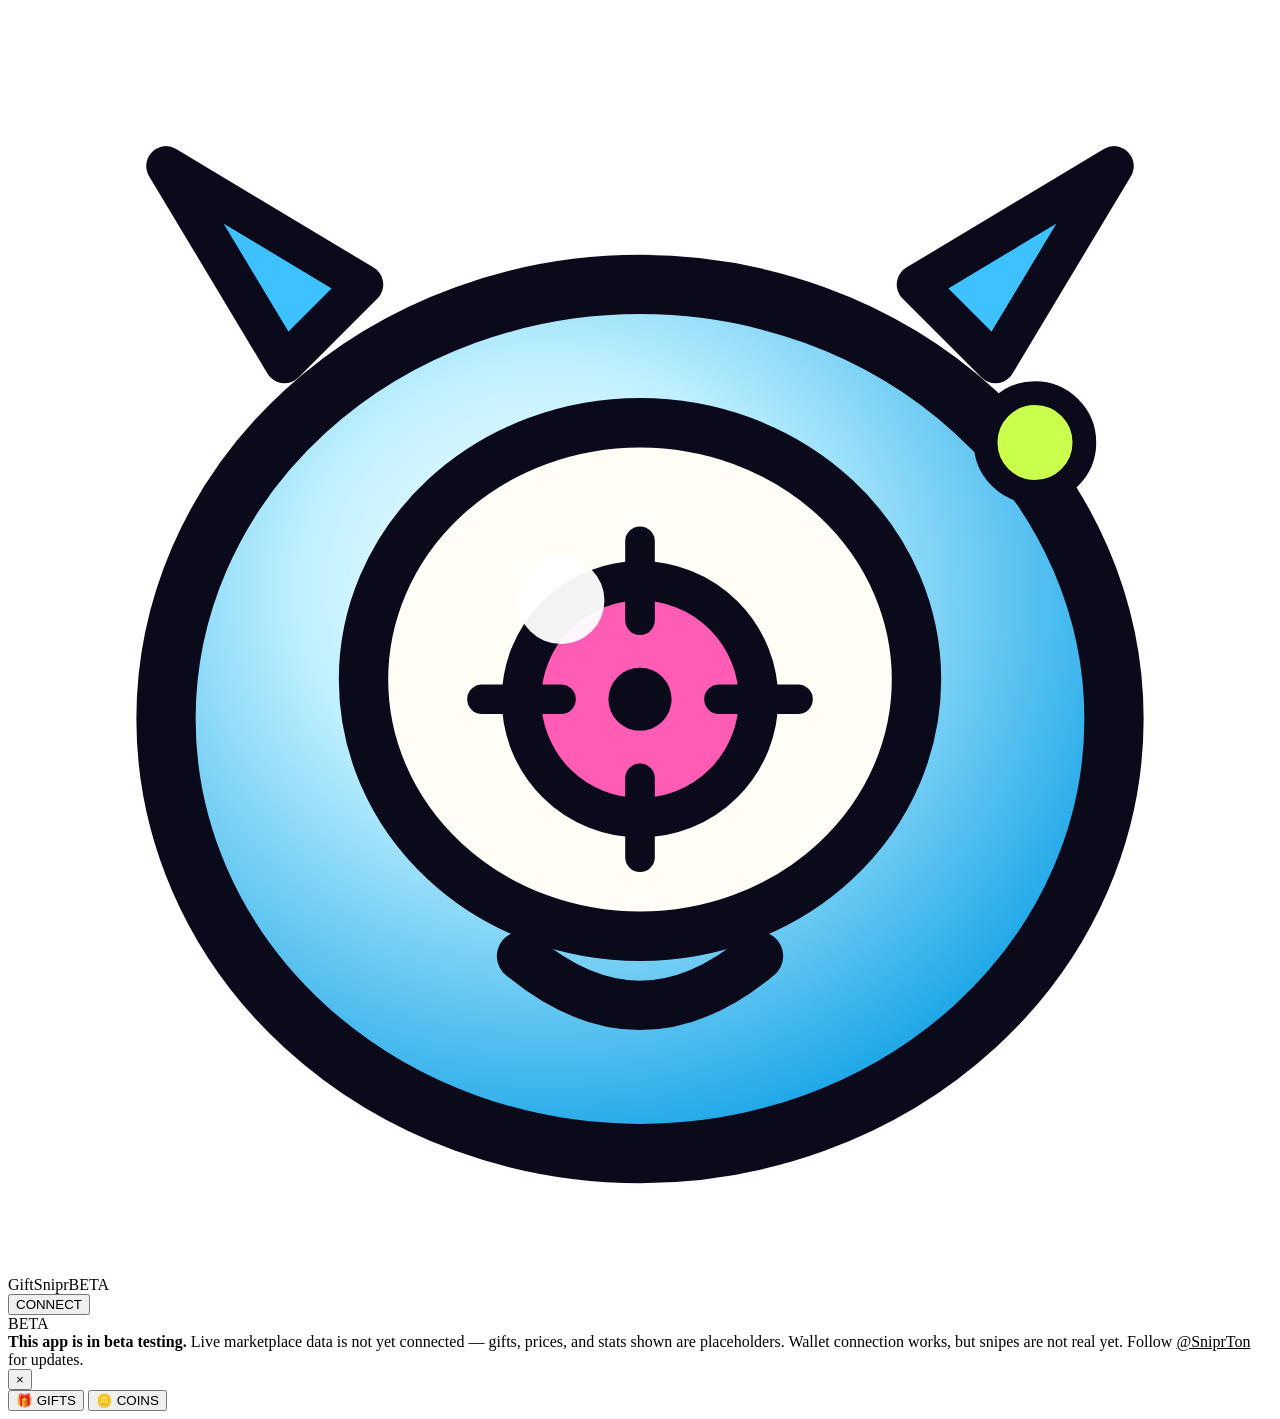
<file: index.html>
<!doctype html>
<html lang="en">
<head>
<meta charset="UTF-8" />
<meta name="viewport" content="width=device-width, initial-scale=1.0, maximum-scale=1.0, user-scalable=no, viewport-fit=cover" />
<meta name="theme-color" content="#3ec1ff" />
<meta name="apple-mobile-web-app-capable" content="yes" />
<meta name="apple-mobile-web-app-status-bar-style" content="black-translucent" />
<meta name="apple-mobile-web-app-title" content="GiftSnipr" />
<title>GiftSnipr — snipe Telegram gifts and TON memecoins before the floor moves</title>
<link rel="preconnect" href="https://fonts.googleapis.com" />
<link rel="preconnect" href="https://fonts.gstatic.com" crossorigin />
<link href="https://fonts.googleapis.com/css2?family=Sniglet:wght@800&family=Fredoka:wght@600;700&family=DM+Mono:wght@400;500&family=Nunito:wght@600;800&display=swap" rel="stylesheet" />
<link rel="icon" type="image/svg+xml" href="data:image/svg+xml;utf8,<svg xmlns='http://www.w3.org/2000/svg' viewBox='0 0 64 64'><circle cx='32' cy='32' r='28' fill='%233ec1ff' stroke='%230a0a1a' stroke-width='3'/><circle cx='32' cy='34' r='14' fill='%23ffffff' stroke='%230a0a1a' stroke-width='2'/><circle cx='32' cy='34' r='6' fill='%23ff4ec1' stroke='%230a0a1a' stroke-width='1.5'/><circle cx='32' cy='34' r='2' fill='%230a0a1a'/></svg>" />
</head>
<body>
  <!--
    GLOBAL HEADER — sits above everything. The single CONNECT/wallet pill
    here is the only wallet button for the entire app. Both GIFTS and
    COINS tabs share this header — no per-tab connect buttons.
  -->
  <header class="topbar" id="globalTopbar">
    <div class="brand">
      <svg class="brand-mark" viewBox="0 0 64 64" xmlns="http://www.w3.org/2000/svg" aria-label="Snipr">
        <defs>
          <radialGradient id="body-grad" cx="40%" cy="35%" r="65%">
            <stop offset="0%" stop-color="#ffffff"/>
            <stop offset="40%" stop-color="#bff0ff"/>
            <stop offset="100%" stop-color="#1ea7e8"/>
          </radialGradient>
        </defs>
        <path d="M 14 18 L 8 8 L 18 14 Z" fill="#3ec1ff" stroke="#0a0a1a" stroke-width="2" stroke-linejoin="round"/>
        <path d="M 50 18 L 56 8 L 46 14 Z" fill="#3ec1ff" stroke="#0a0a1a" stroke-width="2" stroke-linejoin="round"/>
        <ellipse cx="32" cy="36" rx="24" ry="22" fill="url(#body-grad)" stroke="#0a0a1a" stroke-width="3"/>
        <ellipse cx="32" cy="34" rx="14" ry="13" fill="#fffdf5" stroke="#0a0a1a" stroke-width="2.5"/>
        <circle cx="32" cy="35" r="6" fill="#ff5cb6" stroke="#0a0a1a" stroke-width="2"/>
        <line x1="32" y1="27" x2="32" y2="31" stroke="#0a0a1a" stroke-width="1.5" stroke-linecap="round"/>
        <line x1="32" y1="39" x2="32" y2="43" stroke="#0a0a1a" stroke-width="1.5" stroke-linecap="round"/>
        <line x1="24" y1="35" x2="28" y2="35" stroke="#0a0a1a" stroke-width="1.5" stroke-linecap="round"/>
        <line x1="36" y1="35" x2="40" y2="35" stroke="#0a0a1a" stroke-width="1.5" stroke-linecap="round"/>
        <circle cx="32" cy="35" r="1.6" fill="#0a0a1a"/>
        <circle cx="28" cy="30" r="2.2" fill="#fff" opacity="0.95"/>
        <path d="M 26 48 Q 32 53 38 48" fill="none" stroke="#0a0a1a" stroke-width="2.5" stroke-linecap="round"/>
        <circle cx="52" cy="22" r="2.5" fill="#caff4d" stroke="#0a0a1a" stroke-width="1.2"/>
      </svg>
      <div class="brand-text">
        <span class="a">Gift</span><span class="b">Sn</span><span class="c">ipr</span><span class="beta-pill">BETA</span>
      </div>
    </div>
    <button class="user-pill" id="userPill">
      <span>CONNECT</span>
    </button>
  </header>

  <!-- BETA DISCLAIMER — dismissible per session. Below header, above tabs. -->
  <div class="beta-banner" id="betaBanner">
    <span class="beta-tag">BETA</span>
    <div class="beta-text">
      <b>This app is in beta testing.</b> Live marketplace data is not yet connected — gifts, prices, and stats shown are placeholders. Wallet connection works, but snipes are not real yet. Follow <a href="https://t.me/SniprTon" style="color:var(--lime);text-decoration:underline">@SniprTon</a> for updates.
    </div>
    <button class="beta-close" id="betaBannerClose" aria-label="Dismiss">×</button>
  </div>

  <!-- GIFTS/COINS mode toggle — below header and BETA banner. -->
  <div class="mode-toggle" id="modeToggle">
    <button class="mode-btn active" data-mode="gifts">🎁 GIFTS</button>
    <button class="mode-btn" data-mode="coins">🪙 COINS</button>
  </div>

  <!-- GIFTS mode: populated at runtime from src/gifts/body.html -->
  <div id="modeGifts" class="mode-pane mode-pane-active"></div>

  <!-- COINS mode: populated at runtime from src/coins/body.html -->
  <div id="modeCoins" class="mode-pane"></div>

  <!--
    TON Connect widget root.
    MUST live OUTSIDE any mode-pane: panes use display:none when inactive,
    which would hide the modal AND lock body scroll without showing
    anything (the freeze bug from v0.3 launch).
  -->
  <div id="tc-widget-root"></div>

  <script type="module" src="/src/main.js"></script>
</body>
</html>
</file>
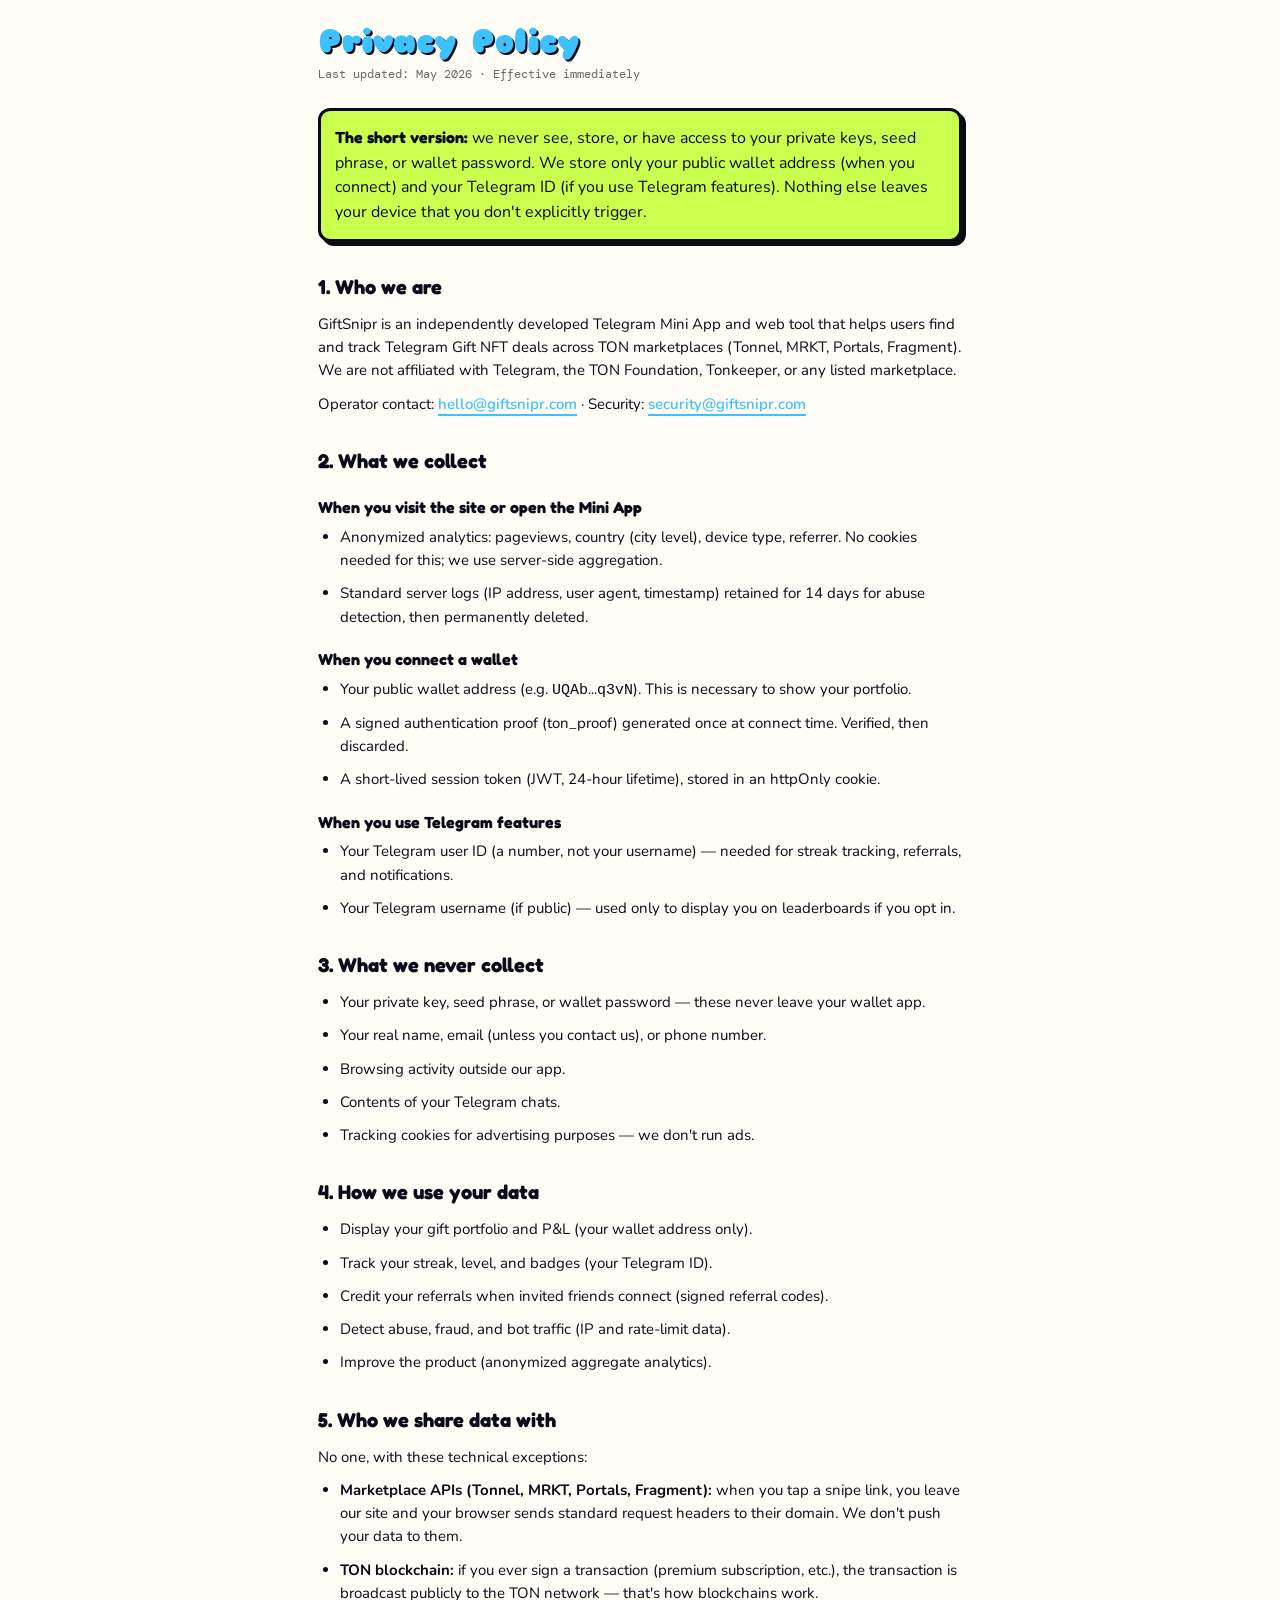
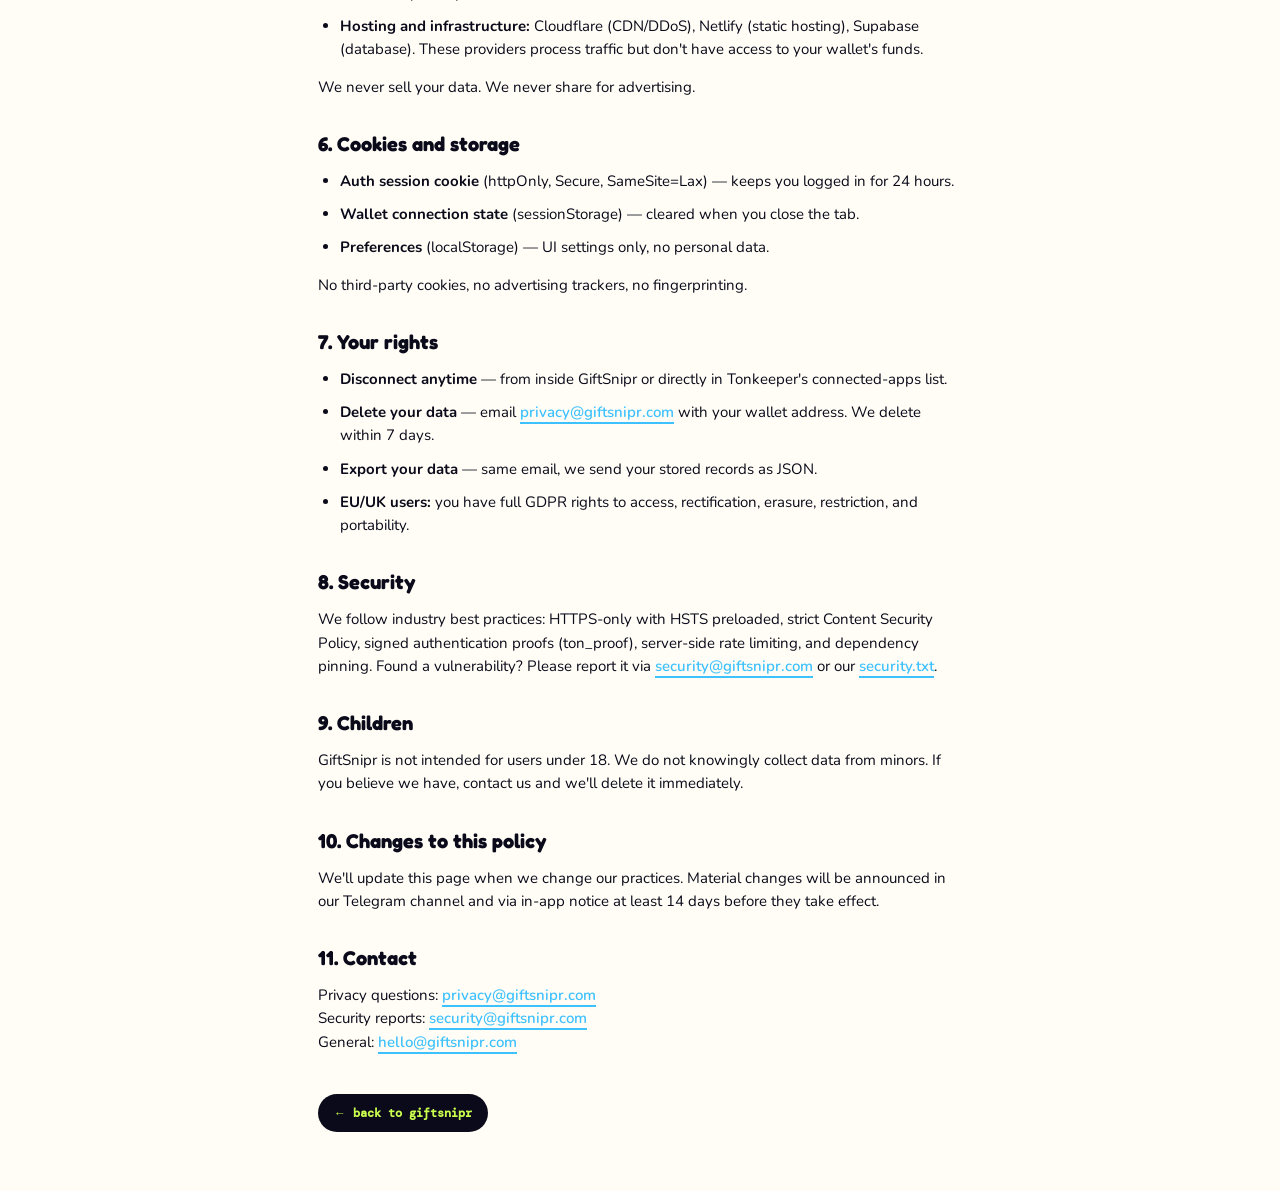
<file: public/privacy.html>
<!doctype html>
<html lang="en">
<head>
<meta charset="UTF-8" />
<meta name="viewport" content="width=device-width, initial-scale=1.0" />
<title>Privacy Policy — GiftSnipr</title>
<link href="https://fonts.googleapis.com/css2?family=Sniglet:wght@800&family=Fredoka:wght@600;700&family=DM+Mono&family=Nunito:wght@400;600&display=swap" rel="stylesheet" />
<style>
  :root{--ink:#0a0a1a;--cream:#fffdf5;--sky:#3ec1ff;--lime:#caff4d;--hot:#ff5cb6}
  *{box-sizing:border-box;margin:0;padding:0}
  body{font-family:'Nunito',system-ui,sans-serif;background:var(--cream);color:var(--ink);line-height:1.55;padding:24px 18px 60px;max-width:680px;margin:0 auto}
  h1{font-family:'Sniglet';font-size:32px;color:var(--sky);text-shadow:2px 2px 0 var(--ink);margin-bottom:6px;line-height:1.1}
  h2{font-family:'Fredoka';font-weight:700;font-size:20px;margin-top:30px;margin-bottom:10px;color:var(--ink)}
  h3{font-family:'Fredoka';font-weight:700;font-size:16px;margin-top:18px;margin-bottom:6px}
  p,li{font-size:15px;margin-bottom:10px}
  ul{padding-left:22px;margin-bottom:14px}
  .meta{font-family:'DM Mono';font-size:12px;color:#666;margin-bottom:24px}
  .callout{background:var(--lime);border:3px solid var(--ink);border-radius:12px;padding:14px;margin:20px 0;box-shadow:4px 4px 0 var(--ink)}
  .callout strong{font-family:'Fredoka';font-weight:700}
  a{color:var(--sky);font-weight:600;text-decoration:none;border-bottom:2px solid var(--sky)}
  .home{display:inline-block;margin-top:30px;background:var(--ink);color:var(--lime);padding:10px 16px;border-radius:999px;font-family:'DM Mono';font-size:12px;text-decoration:none;border:none}
</style>
</head>
<body>

<h1>Privacy Policy</h1>
<p class="meta">Last updated: May 2026 · Effective immediately</p>

<div class="callout">
  <strong>The short version:</strong> we never see, store, or have access to your private keys, seed phrase, or wallet password. We store only your public wallet address (when you connect) and your Telegram ID (if you use Telegram features). Nothing else leaves your device that you don't explicitly trigger.
</div>

<h2>1. Who we are</h2>
<p>GiftSnipr is an independently developed Telegram Mini App and web tool that helps users find and track Telegram Gift NFT deals across TON marketplaces (Tonnel, MRKT, Portals, Fragment). We are not affiliated with Telegram, the TON Foundation, Tonkeeper, or any listed marketplace.</p>
<p>Operator contact: <a href="mailto:hello@giftsnipr.com">hello@giftsnipr.com</a> · Security: <a href="mailto:security@giftsnipr.com">security@giftsnipr.com</a></p>

<h2>2. What we collect</h2>

<h3>When you visit the site or open the Mini App</h3>
<ul>
  <li>Anonymized analytics: pageviews, country (city level), device type, referrer. No cookies needed for this; we use server-side aggregation.</li>
  <li>Standard server logs (IP address, user agent, timestamp) retained for 14 days for abuse detection, then permanently deleted.</li>
</ul>

<h3>When you connect a wallet</h3>
<ul>
  <li>Your public wallet address (e.g. <code>UQAb…q3vN</code>). This is necessary to show your portfolio.</li>
  <li>A signed authentication proof (ton_proof) generated once at connect time. Verified, then discarded.</li>
  <li>A short-lived session token (JWT, 24-hour lifetime), stored in an httpOnly cookie.</li>
</ul>

<h3>When you use Telegram features</h3>
<ul>
  <li>Your Telegram user ID (a number, not your username) — needed for streak tracking, referrals, and notifications.</li>
  <li>Your Telegram username (if public) — used only to display you on leaderboards if you opt in.</li>
</ul>

<h2>3. What we never collect</h2>
<ul>
  <li>Your private key, seed phrase, or wallet password — these never leave your wallet app.</li>
  <li>Your real name, email (unless you contact us), or phone number.</li>
  <li>Browsing activity outside our app.</li>
  <li>Contents of your Telegram chats.</li>
  <li>Tracking cookies for advertising purposes — we don't run ads.</li>
</ul>

<h2>4. How we use your data</h2>
<ul>
  <li>Display your gift portfolio and P&L (your wallet address only).</li>
  <li>Track your streak, level, and badges (your Telegram ID).</li>
  <li>Credit your referrals when invited friends connect (signed referral codes).</li>
  <li>Detect abuse, fraud, and bot traffic (IP and rate-limit data).</li>
  <li>Improve the product (anonymized aggregate analytics).</li>
</ul>

<h2>5. Who we share data with</h2>
<p>No one, with these technical exceptions:</p>
<ul>
  <li><strong>Marketplace APIs (Tonnel, MRKT, Portals, Fragment):</strong> when you tap a snipe link, you leave our site and your browser sends standard request headers to their domain. We don't push your data to them.</li>
  <li><strong>TON blockchain:</strong> if you ever sign a transaction (premium subscription, etc.), the transaction is broadcast publicly to the TON network — that's how blockchains work.</li>
  <li><strong>Hosting and infrastructure:</strong> Cloudflare (CDN/DDoS), Netlify (static hosting), Supabase (database). These providers process traffic but don't have access to your wallet's funds.</li>
</ul>
<p>We never sell your data. We never share for advertising.</p>

<h2>6. Cookies and storage</h2>
<ul>
  <li><strong>Auth session cookie</strong> (httpOnly, Secure, SameSite=Lax) — keeps you logged in for 24 hours.</li>
  <li><strong>Wallet connection state</strong> (sessionStorage) — cleared when you close the tab.</li>
  <li><strong>Preferences</strong> (localStorage) — UI settings only, no personal data.</li>
</ul>
<p>No third-party cookies, no advertising trackers, no fingerprinting.</p>

<h2>7. Your rights</h2>
<ul>
  <li><strong>Disconnect anytime</strong> — from inside GiftSnipr or directly in Tonkeeper's connected-apps list.</li>
  <li><strong>Delete your data</strong> — email <a href="mailto:privacy@giftsnipr.com">privacy@giftsnipr.com</a> with your wallet address. We delete within 7 days.</li>
  <li><strong>Export your data</strong> — same email, we send your stored records as JSON.</li>
  <li><strong>EU/UK users:</strong> you have full GDPR rights to access, rectification, erasure, restriction, and portability.</li>
</ul>

<h2>8. Security</h2>
<p>We follow industry best practices: HTTPS-only with HSTS preloaded, strict Content Security Policy, signed authentication proofs (ton_proof), server-side rate limiting, and dependency pinning. Found a vulnerability? Please report it via <a href="mailto:security@giftsnipr.com">security@giftsnipr.com</a> or our <a href="/.well-known/security.txt">security.txt</a>.</p>

<h2>9. Children</h2>
<p>GiftSnipr is not intended for users under 18. We do not knowingly collect data from minors. If you believe we have, contact us and we'll delete it immediately.</p>

<h2>10. Changes to this policy</h2>
<p>We'll update this page when we change our practices. Material changes will be announced in our Telegram channel and via in-app notice at least 14 days before they take effect.</p>

<h2>11. Contact</h2>
<p>Privacy questions: <a href="mailto:privacy@giftsnipr.com">privacy@giftsnipr.com</a><br>
Security reports: <a href="mailto:security@giftsnipr.com">security@giftsnipr.com</a><br>
General: <a href="mailto:hello@giftsnipr.com">hello@giftsnipr.com</a></p>

<a href="/" class="home">← back to giftsnipr</a>

</body>
</html>
</file>
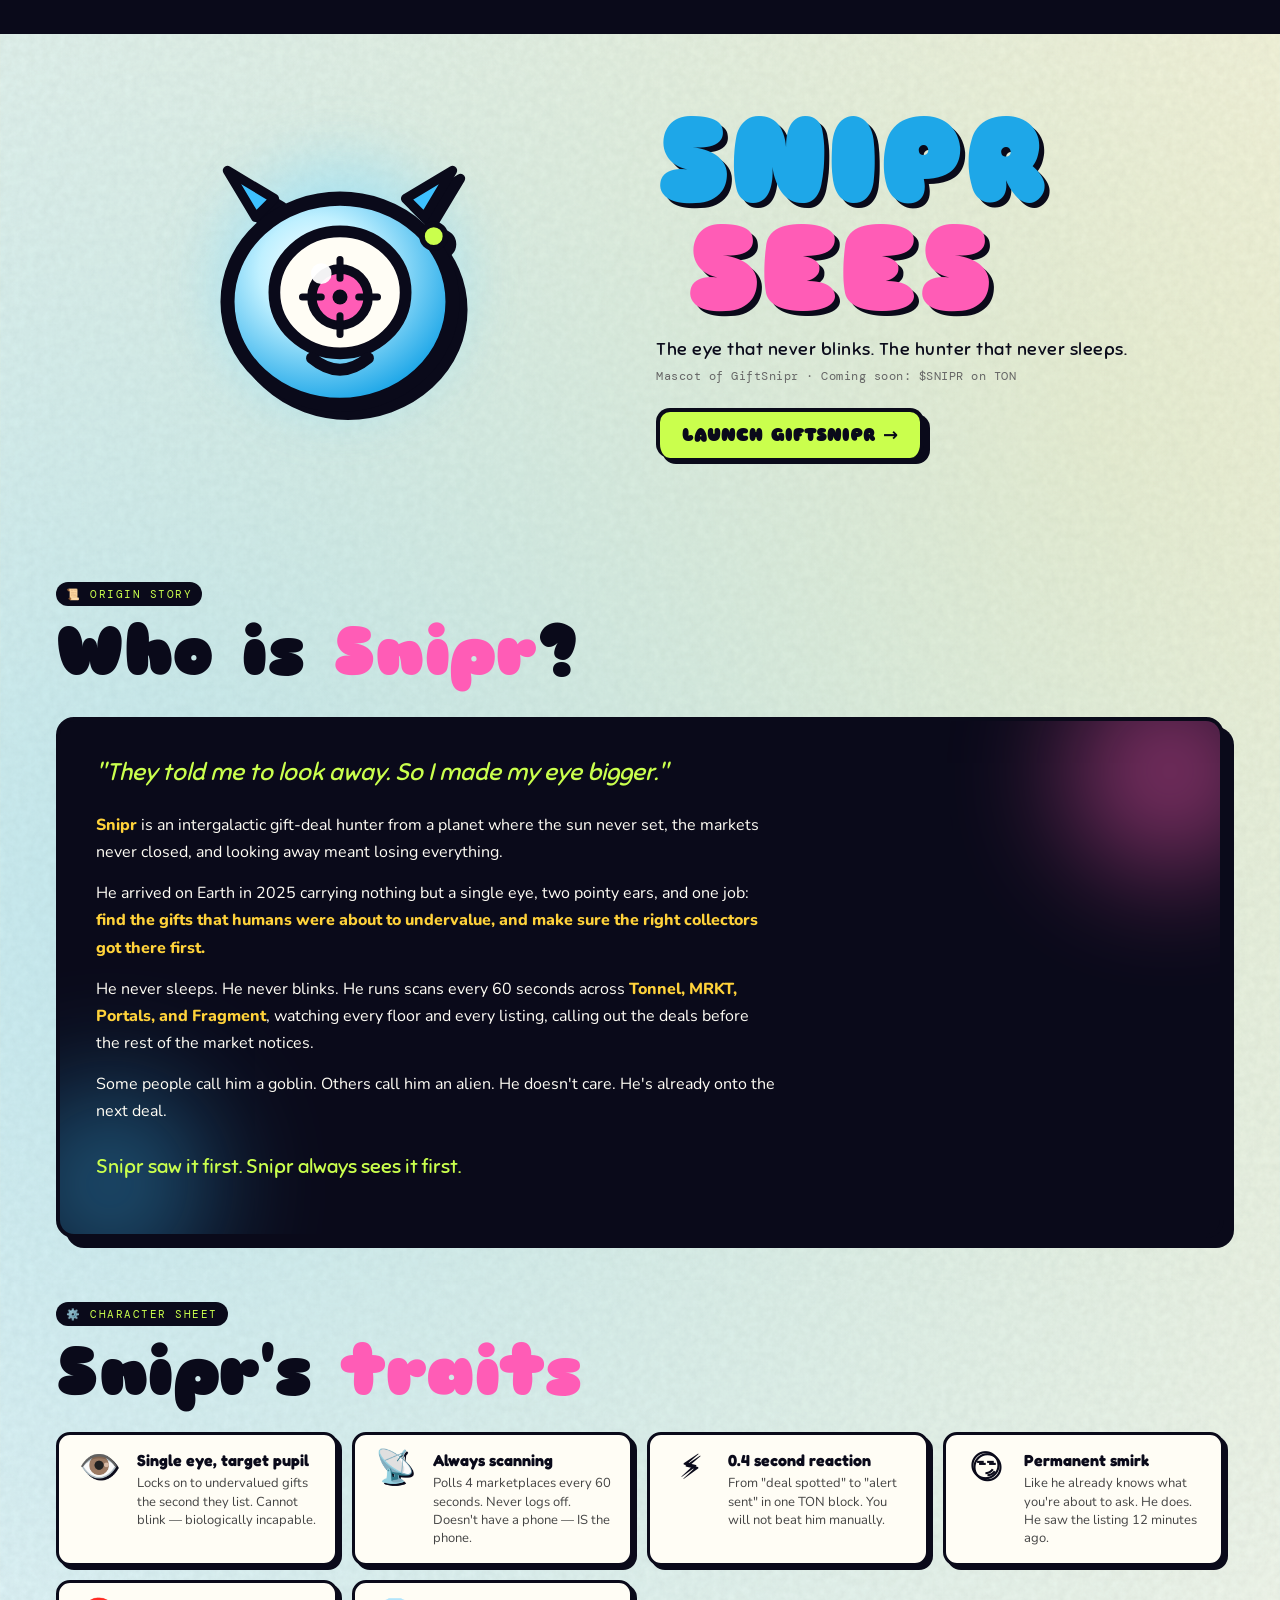
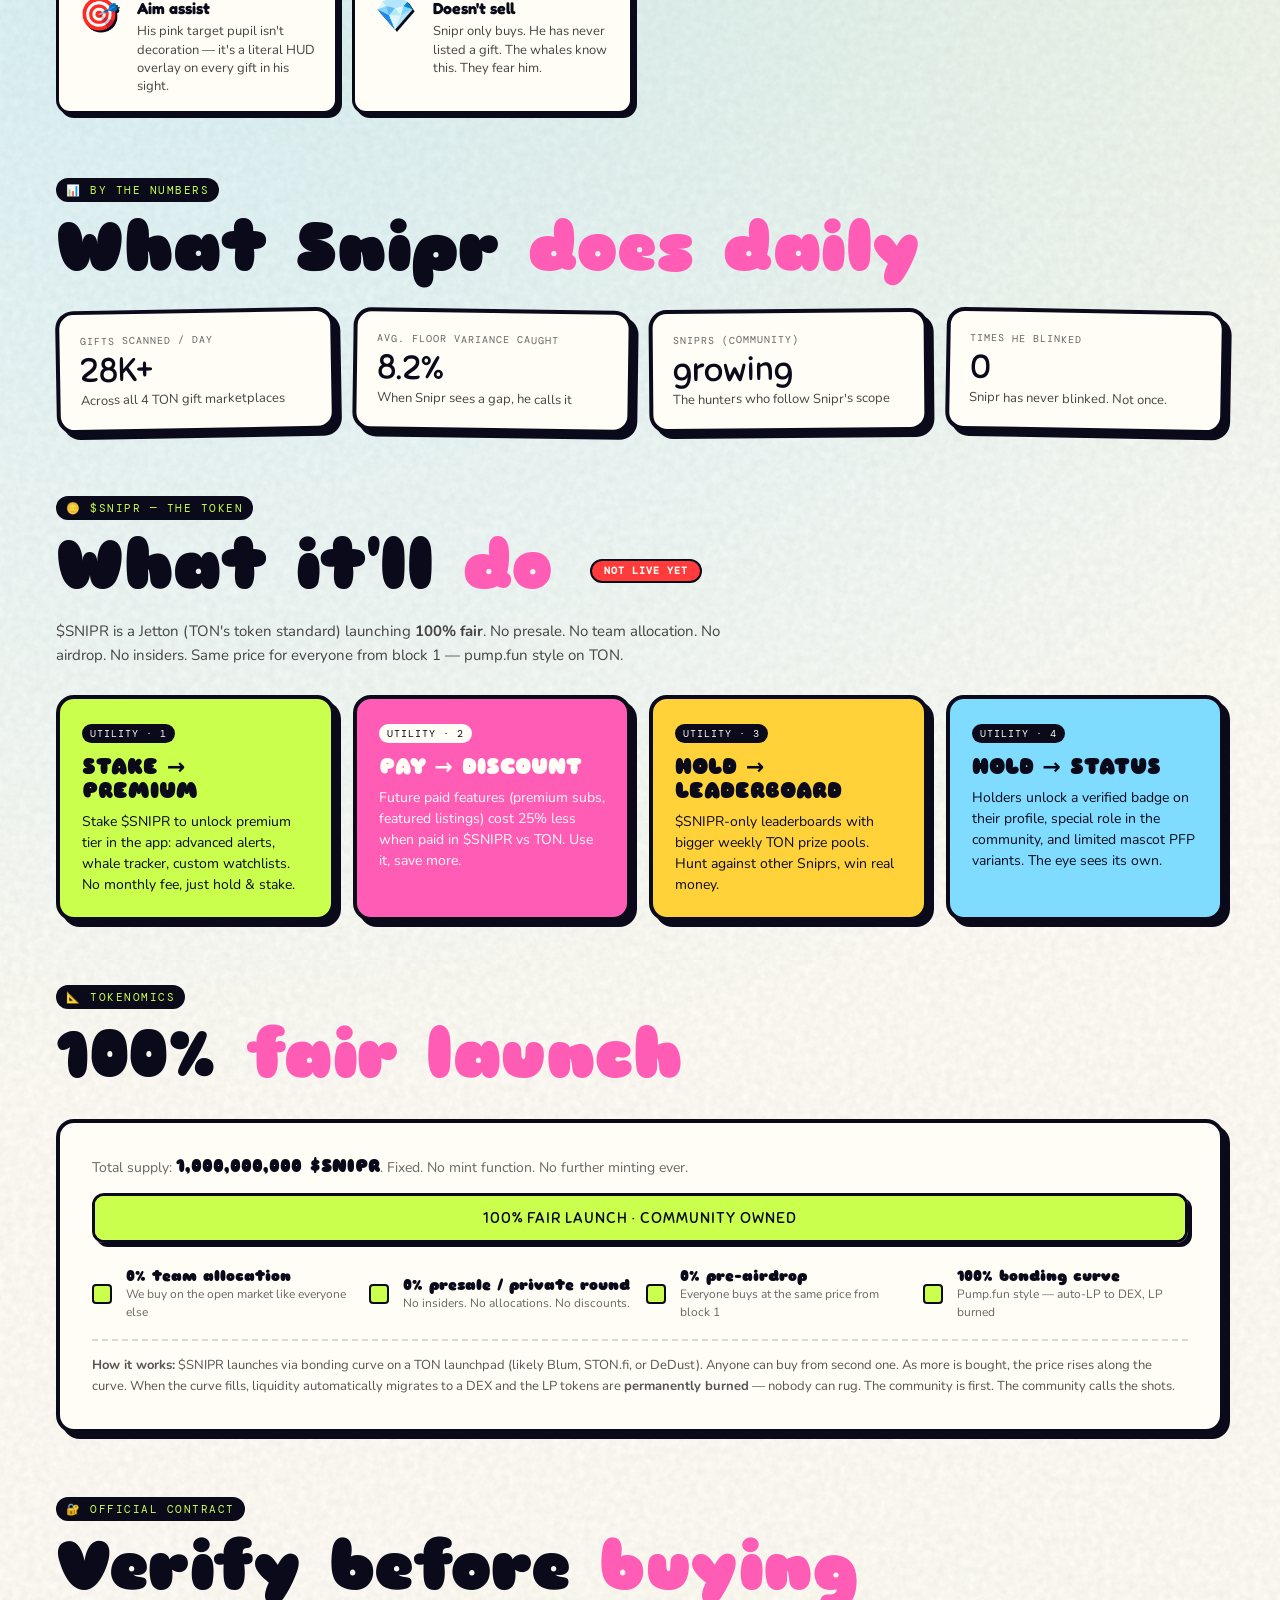
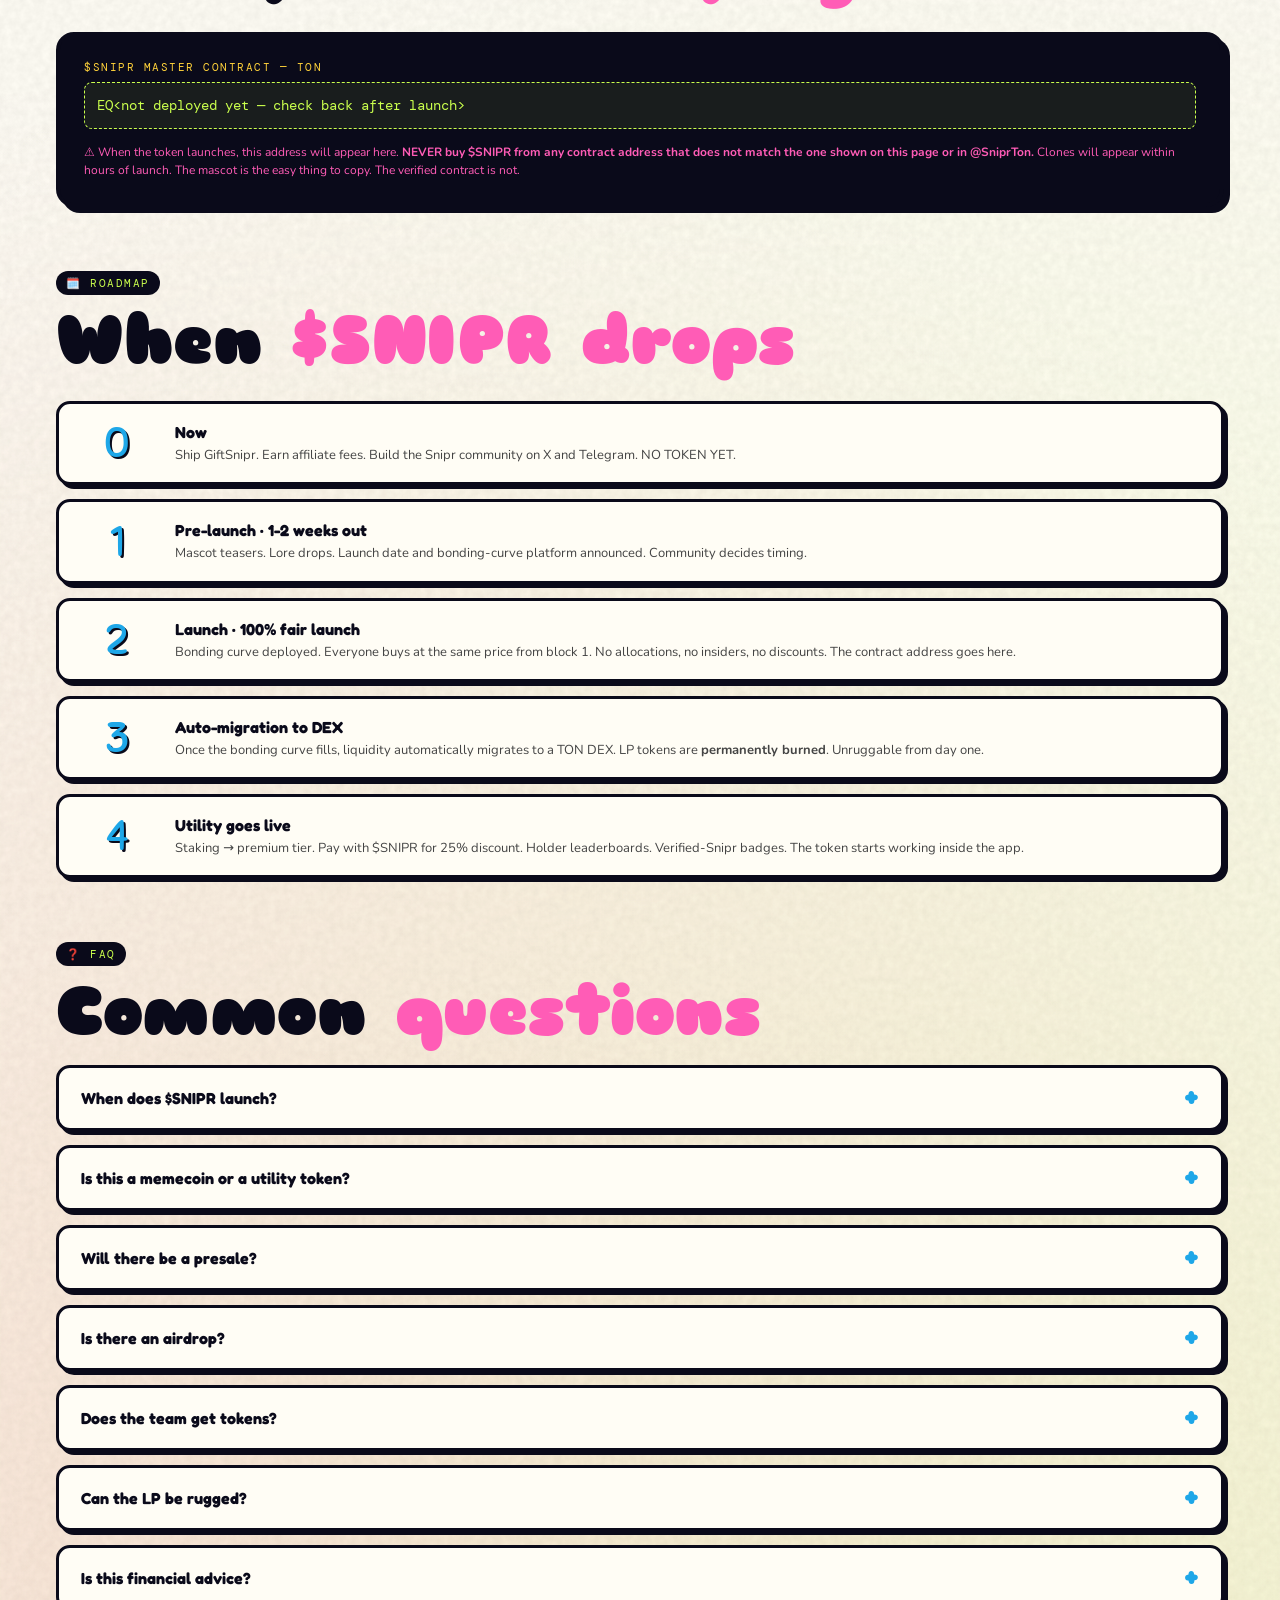
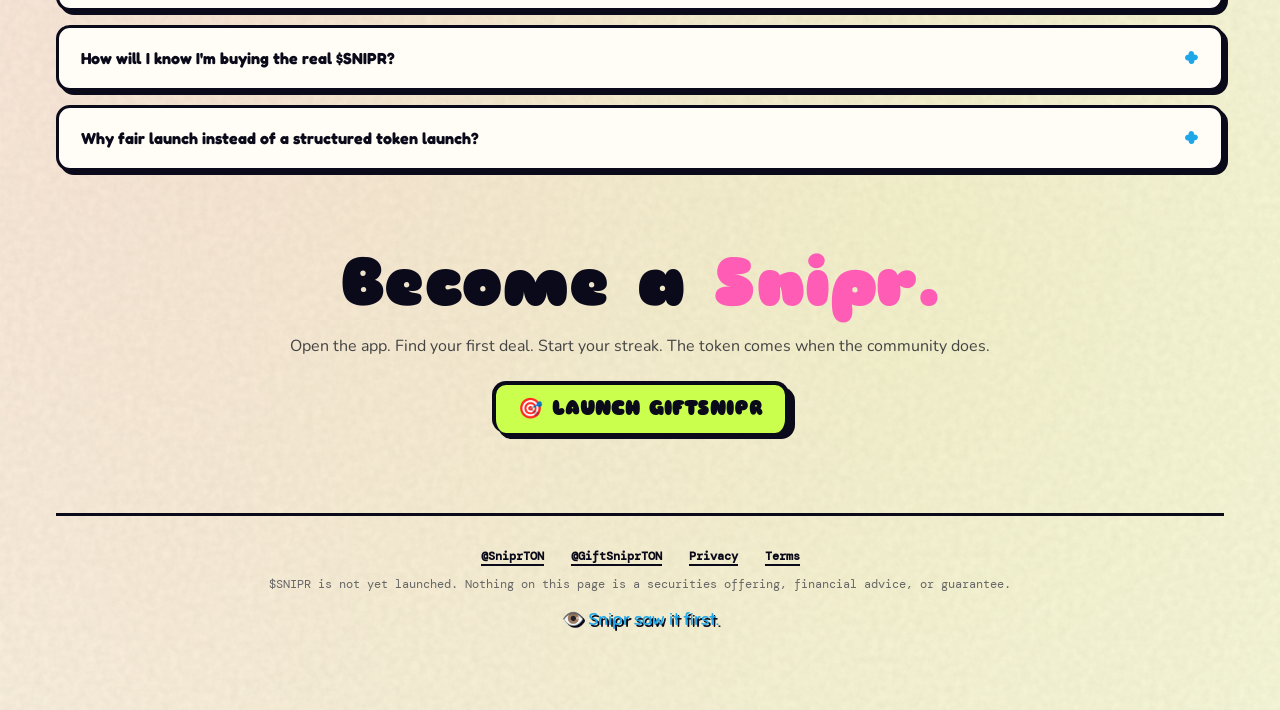
<file: public/snipr.html>
<!doctype html>
<html lang="en">
<head>
<meta charset="UTF-8" />
<meta name="viewport" content="width=device-width,initial-scale=1.0,viewport-fit=cover" />
<meta name="theme-color" content="#3ec1ff" />
<title>SNIPR — the eye that never blinks</title>
<meta name="description" content="Snipr. Intergalactic gift-deal hunter. The eye that never blinks. Mascot of GiftSnipr & soon: $SNIPR on TON." />
<link rel="preconnect" href="https://fonts.googleapis.com" />
<link rel="preconnect" href="https://fonts.gstatic.com" crossorigin />
<link href="https://fonts.googleapis.com/css2?family=Sniglet:wght@800&family=Fredoka:wght@600;700&family=DM+Mono:wght@400;500&family=Nunito:wght@600;800&display=swap" rel="stylesheet" />
<style>
:root{
  --sky-1:#bff0ff;--sky-2:#7fdcff;--sky-3:#3ec1ff;--sky-4:#1ea7e8;
  --deep:#0e3a5c;
  --lime:#caff4d;--hot:#ff5cb6;--gold:#ffd23a;--alert:#ff3b3b;--purple:#a766ff;
  --cream:#fffdf5;--bone:#fff4d6;--ink:#0a0a1a;
  --shadow-hard:4px 4px 0 var(--ink);
  --shadow-mega:6px 6px 0 var(--ink);
  --shadow-huge:10px 10px 0 var(--ink);
  --outline:3px solid var(--ink);
  --outline-fat:4px solid var(--ink);
  --radius:18px;
  --font-display:'Sniglet',system-ui,sans-serif;
  --font-head:'Fredoka',system-ui,sans-serif;
  --font-mono:'DM Mono',ui-monospace,monospace;
  --font-ui:'Nunito',system-ui,sans-serif;
}
*{box-sizing:border-box;margin:0;padding:0;-webkit-tap-highlight-color:transparent}
html,body{min-height:100vh;background:var(--cream);color:var(--ink);font-family:var(--font-ui);overscroll-behavior-y:none}
body{
  background:
    radial-gradient(circle at 14% 16%,rgba(62,193,255,.30) 0,transparent 38%),
    radial-gradient(circle at 86% 8%,rgba(255,210,58,.22) 0,transparent 32%),
    radial-gradient(circle at 70% 92%,rgba(202,255,77,.22) 0,transparent 38%),
    radial-gradient(circle at 18% 88%,rgba(255,92,182,.18) 0,transparent 32%),
    var(--cream);
  /* subtle grain so it doesn't feel digital */
  background-image:
    radial-gradient(circle at 14% 16%,rgba(62,193,255,.30) 0,transparent 38%),
    radial-gradient(circle at 86% 8%,rgba(255,210,58,.22) 0,transparent 32%),
    radial-gradient(circle at 70% 92%,rgba(202,255,77,.22) 0,transparent 38%),
    radial-gradient(circle at 18% 88%,rgba(255,92,182,.18) 0,transparent 32%),
    url("data:image/svg+xml,%3Csvg viewBox='0 0 200 200' xmlns='http://www.w3.org/2000/svg'%3E%3Cfilter id='n'%3E%3CfeTurbulence type='fractalNoise' baseFrequency='0.85' numOctaves='3'/%3E%3CfeColorMatrix values='0 0 0 0 0 0 0 0 0 0 0 0 0 0 0 0 0 0 0.06 0'/%3E%3C/filter%3E%3Crect width='100%25' height='100%25' filter='url(%23n)'/%3E%3C/svg%3E");
}
.wrap{max-width:1200px;margin:0 auto;padding:24px 16px 80px}
a{color:var(--sky-4);text-decoration:none;font-weight:700;border-bottom:2px solid var(--sky-4)}

/* ============ TICKER STRIP ============ */
.ticker-strip{
  background:var(--ink);color:var(--lime);
  border-bottom:var(--outline-fat);
  padding:8px 0;
  font-family:var(--font-mono);font-size:11px;
  white-space:nowrap;overflow:hidden;
  letter-spacing:0.5px;
}
.ticker-inner{
  display:inline-block;
  animation:tickerScroll 40s linear infinite;
  padding-left:100%;
}
@keyframes tickerScroll{from{transform:translateX(0)}to{transform:translateX(-100%)}}

/* ============ HERO ============ */
.hero{
  display:grid;
  grid-template-columns:1fr 1fr;
  gap:32px;
  align-items:center;
  padding:50px 0 60px;
}
@media(max-width:768px){
  .hero{grid-template-columns:1fr;text-align:center;gap:24px;padding:32px 0 40px}
}

.hero-mascot{
  position:relative;
  display:flex;justify-content:center;align-items:center;
  min-height:340px;
}
.hero-mascot::before{
  content:'';
  position:absolute;
  width:340px;height:340px;
  background:radial-gradient(circle,var(--sky-2) 0%,transparent 65%);
  filter:blur(20px);
  z-index:0;
}
.hero-mascot svg{
  position:relative;z-index:1;
  width:300px;height:300px;
  filter:drop-shadow(8px 8px 0 var(--ink));
  animation:floatBob 3.6s ease-in-out infinite;
}
@keyframes floatBob{
  0%,100%{transform:translateY(0) rotate(-2deg)}
  50%{transform:translateY(-12px) rotate(2deg)}
}

.hero-title{
  font-family:var(--font-display);
  font-size:clamp(64px,10vw,120px);
  line-height:0.9;
  margin-bottom:14px;
  letter-spacing:-1px;
}
.hero-title .a{display:block;color:var(--sky-4);text-shadow:5px 5px 0 var(--ink)}
.hero-title .b{display:block;color:var(--hot);text-shadow:5px 5px 0 var(--ink);margin-left:30px}
@media(max-width:768px){.hero-title .b{margin-left:0}}

.hero-tagline{
  font-family:var(--font-display);
  font-size:18px;
  color:var(--ink);
  margin-bottom:8px;
  letter-spacing:0.5px;
}
.hero-meta{
  font-family:var(--font-mono);
  font-size:12px;
  color:#666;
  margin-bottom:24px;
  letter-spacing:0.5px;
}
.hero-cta{
  display:inline-flex;align-items:center;gap:10px;
  background:var(--lime);
  color:var(--ink);
  border:var(--outline-fat);
  border-radius:14px;
  padding:14px 22px;
  font-family:var(--font-display);
  font-size:18px;line-height:1;
  box-shadow:var(--shadow-mega);
  text-decoration:none;
  border-bottom:none;
  transition:transform .15s, box-shadow .15s;
}
.hero-cta:hover{transform:translate(-2px,-2px);box-shadow:8px 8px 0 var(--ink)}
.hero-cta:active{transform:translate(2px,2px);box-shadow:2px 2px 0 var(--ink)}

/* ============ SECTION HEADERS ============ */
.section{margin-top:64px}
.section-tag{
  display:inline-block;
  font-family:var(--font-mono);
  font-size:11px;
  letter-spacing:1.5px;
  text-transform:uppercase;
  background:var(--ink);color:var(--lime);
  padding:5px 10px;
  border-radius:999px;
  margin-bottom:14px;
}
.section-title{
  font-family:var(--font-display);
  font-size:clamp(40px,6vw,68px);
  line-height:0.95;
  margin-bottom:20px;
  letter-spacing:-0.5px;
}
.section-title .accent{color:var(--hot)}

/* ============ STAT CARDS ============ */
.stat-grid{
  display:grid;
  grid-template-columns:repeat(auto-fit,minmax(220px,1fr));
  gap:18px;
  margin-top:28px;
}
.stat-card{
  background:var(--cream);
  border:var(--outline-fat);
  border-radius:var(--radius);
  box-shadow:var(--shadow-mega);
  padding:20px;
  position:relative;
  overflow:hidden;
}
.stat-card:nth-child(1){transform:rotate(-1deg)}
.stat-card:nth-child(2){transform:rotate(0.8deg)}
.stat-card:nth-child(3){transform:rotate(-0.5deg)}
.stat-card:nth-child(4){transform:rotate(1deg)}
.stat-card .stat-label{
  font-family:var(--font-mono);
  font-size:10px;
  text-transform:uppercase;
  letter-spacing:1px;
  color:#666;
  margin-bottom:6px;
}
.stat-card .stat-value{
  font-family:var(--font-display);
  font-size:34px;
  line-height:1;
  color:var(--ink);
  margin-bottom:4px;
}
.stat-card .stat-detail{
  font-family:var(--font-ui);
  font-size:13px;
  color:#444;
  line-height:1.4;
}

/* ============ LORE BLOCK ============ */
.lore-block{
  background:var(--ink);
  color:var(--cream);
  border:var(--outline-fat);
  border-radius:var(--radius);
  box-shadow:var(--shadow-huge);
  padding:36px;
  margin-top:32px;
  position:relative;
  overflow:hidden;
}
.lore-block::before{
  content:'';
  position:absolute;
  top:-50px;right:-50px;
  width:200px;height:200px;
  background:var(--hot);
  border-radius:50%;
  filter:blur(60px);
  opacity:0.5;
}
.lore-block::after{
  content:'';
  position:absolute;
  bottom:-50px;left:-50px;
  width:200px;height:200px;
  background:var(--sky-3);
  border-radius:50%;
  filter:blur(60px);
  opacity:0.4;
}
.lore-content{position:relative;z-index:1}
.lore-quote{
  font-family:var(--font-display);
  font-size:24px;
  line-height:1.3;
  color:var(--lime);
  margin-bottom:24px;
  font-style:italic;
}
.lore-text{
  font-family:var(--font-ui);
  font-size:16px;
  line-height:1.7;
  color:var(--cream);
  margin-bottom:14px;
  max-width:680px;
}
.lore-text strong{color:var(--gold);font-weight:800}

/* ============ TRAITS GRID ============ */
.traits{
  display:grid;
  grid-template-columns:repeat(auto-fit,minmax(240px,1fr));
  gap:14px;
  margin-top:28px;
}
.trait{
  background:var(--cream);
  border:var(--outline);
  border-radius:14px;
  box-shadow:var(--shadow-hard);
  padding:16px;
  display:grid;
  grid-template-columns:48px 1fr;
  gap:14px;
  align-items:start;
}
.trait .ticon{
  font-size:32px;line-height:1;
  filter:drop-shadow(2px 2px 0 var(--ink));
  text-align:center;
}
.trait h3{
  font-family:var(--font-head);font-weight:700;font-size:16px;
  margin-bottom:4px;
  line-height:1.2;
}
.trait p{
  font-family:var(--font-ui);font-size:13px;
  line-height:1.4;
  color:#444;
}

/* ============ TOKEN UTILITY CARDS ============ */
.utility-grid{
  display:grid;
  grid-template-columns:repeat(auto-fit,minmax(260px,1fr));
  gap:18px;
  margin-top:28px;
}
.utility-card{
  background:var(--cream);
  border:var(--outline-fat);
  border-radius:var(--radius);
  box-shadow:var(--shadow-mega);
  padding:22px;
  position:relative;
}
.utility-card.feat-1{background:var(--lime)}
.utility-card.feat-2{background:var(--hot);color:var(--cream)}
.utility-card.feat-3{background:var(--gold)}
.utility-card.feat-4{background:var(--sky-2)}
.utility-card .u-tag{
  font-family:var(--font-mono);
  font-size:10px;
  text-transform:uppercase;
  letter-spacing:1px;
  background:var(--ink);
  color:var(--cream);
  padding:3px 8px;
  border-radius:999px;
  display:inline-block;
  margin-bottom:12px;
}
.utility-card.feat-2 .u-tag{background:var(--cream);color:var(--ink)}
.utility-card h3{
  font-family:var(--font-display);
  font-size:22px;
  line-height:1.1;
  margin-bottom:8px;
}
.utility-card p{
  font-family:var(--font-ui);
  font-size:14px;
  line-height:1.5;
}

/* ============ TOKENOMICS ============ */
.tokenomics{
  background:var(--cream);
  border:var(--outline-fat);
  border-radius:var(--radius);
  box-shadow:var(--shadow-mega);
  padding:32px;
  margin-top:32px;
}
.token-bar{
  display:flex;
  width:100%;
  height:50px;
  border:var(--outline);
  border-radius:12px;
  overflow:hidden;
  margin-bottom:24px;
  box-shadow:var(--shadow-hard);
}
.token-slice{
  display:flex;align-items:center;justify-content:center;
  font-family:var(--font-display);font-size:14px;
  color:var(--ink);
  border-right:2px solid var(--ink);
  white-space:nowrap;
  overflow:hidden;
  letter-spacing:1px;
}
.token-slice:last-child{border-right:none}
.token-slice.fair{background:var(--lime);flex:1 0 0;font-size:16px}

.token-legend{
  display:grid;
  grid-template-columns:repeat(auto-fit,minmax(180px,1fr));
  gap:12px;
}
.legend-item{
  display:grid;
  grid-template-columns:24px 1fr;
  gap:10px;
  align-items:center;
  font-family:var(--font-ui);font-size:13px;
}
.legend-item .swatch{
  width:20px;height:20px;
  border:2px solid var(--ink);
  border-radius:4px;
}
.legend-item b{font-family:var(--font-display);font-size:15px;display:block}
.legend-item span{color:#666;font-size:12px}

/* ============ CONTRACT BLOCK ============ */
.contract-block{
  background:var(--ink);
  color:var(--lime);
  border:var(--outline-fat);
  border-radius:var(--radius);
  box-shadow:var(--shadow-mega);
  padding:24px;
  margin-top:32px;
  font-family:var(--font-mono);
  position:relative;
}
.contract-block .label{
  font-size:11px;
  text-transform:uppercase;
  letter-spacing:1.5px;
  color:var(--gold);
  margin-bottom:8px;
}
.contract-block .addr{
  font-size:14px;
  word-break:break-all;
  line-height:1.5;
  background:rgba(202,255,77,0.08);
  padding:12px;
  border-radius:8px;
  border:1px dashed var(--lime);
}
.contract-block .warn{
  margin-top:14px;
  font-size:12px;
  color:var(--hot);
  font-family:var(--font-ui);
  line-height:1.5;
}

/* ============ PHASES TIMELINE ============ */
.phases{
  display:grid;
  gap:14px;
  margin-top:28px;
}
.phase{
  display:grid;
  grid-template-columns:80px 1fr;
  gap:18px;
  background:var(--cream);
  border:var(--outline);
  border-radius:14px;
  box-shadow:var(--shadow-hard);
  padding:18px;
  align-items:center;
}
.phase-num{
  font-family:var(--font-display);
  font-size:42px;
  line-height:1;
  color:var(--sky-4);
  text-shadow:2px 2px 0 var(--ink);
  text-align:center;
}
.phase h3{font-family:var(--font-head);font-weight:700;font-size:16px;margin-bottom:4px}
.phase p{font-family:var(--font-ui);font-size:13px;color:#444;line-height:1.4}

/* ============ FAQ ============ */
.faq-item{
  background:var(--cream);
  border:var(--outline);
  border-radius:14px;
  box-shadow:var(--shadow-hard);
  padding:18px 22px;
  margin-top:14px;
  cursor:pointer;
}
.faq-item summary{
  font-family:var(--font-head);
  font-weight:700;font-size:16px;
  list-style:none;
  cursor:pointer;
  display:flex;
  align-items:center;
  justify-content:space-between;
  gap:10px;
}
.faq-item summary::-webkit-details-marker{display:none}
.faq-item summary::after{
  content:'+';
  font-family:var(--font-display);
  font-size:24px;
  line-height:1;
  color:var(--sky-4);
  transition:transform .2s;
}
.faq-item[open] summary::after{transform:rotate(45deg)}
.faq-item p{
  margin-top:12px;
  font-family:var(--font-ui);font-size:14px;
  line-height:1.6;color:#333;
}

/* ============ FOOTER ============ */
footer{
  margin-top:80px;
  padding-top:32px;
  border-top:var(--outline);
  text-align:center;
  font-family:var(--font-mono);font-size:12px;
  color:#666;
}
footer .links{margin-bottom:12px}
footer .links a{margin:0 10px;color:var(--ink);border-bottom-color:var(--ink)}
footer .signoff{
  font-family:var(--font-display);
  font-size:18px;
  color:var(--sky-4);
  margin-top:16px;
  text-shadow:2px 2px 0 var(--ink);
}

/* ============ DISCLAIMERS ============ */
.disclaimer-pill{
  display:inline-block;
  background:var(--alert);
  color:var(--cream);
  border:2px solid var(--ink);
  border-radius:999px;
  padding:5px 12px;
  font-family:var(--font-mono);font-size:10px;
  text-transform:uppercase;letter-spacing:1px;
  font-weight:700;
  margin-left:10px;
  vertical-align:middle;
}
</style>
</head>
<body>

<div class="ticker-strip">
  <div class="ticker-inner">
    👁️ SNIPR SAW IT FIRST &nbsp;·&nbsp; THE EYE THAT NEVER BLINKS &nbsp;·&nbsp; 4 MARKETPLACES, ZERO DOWNTIME &nbsp;·&nbsp; $SNIPR — COMING TO TON &nbsp;·&nbsp; SNIPR SAW IT FIRST &nbsp;·&nbsp; THE EYE THAT NEVER BLINKS &nbsp;·&nbsp; 4 MARKETPLACES, ZERO DOWNTIME &nbsp;·&nbsp; $SNIPR — COMING TO TON &nbsp;·&nbsp;
  </div>
</div>

<div class="wrap">

<!-- HERO -->
<section class="hero">
  <div class="hero-mascot">
    <svg viewBox="0 0 64 64" xmlns="http://www.w3.org/2000/svg" style="overflow:visible">
      <defs>
        <radialGradient id="bg-hero" cx="40%" cy="35%" r="65%">
          <stop offset="0%" stop-color="#ffffff"/>
          <stop offset="40%" stop-color="#bff0ff"/>
          <stop offset="100%" stop-color="#1ea7e8"/>
        </radialGradient>
      </defs>
      <path d="M 14 18 L 8 8 L 18 14 Z" fill="#3ec1ff" stroke="#0a0a1a" stroke-width="2" stroke-linejoin="round"/>
      <path d="M 50 18 L 56 8 L 46 14 Z" fill="#3ec1ff" stroke="#0a0a1a" stroke-width="2" stroke-linejoin="round"/>
      <ellipse cx="32" cy="36" rx="24" ry="22" fill="url(#bg-hero)" stroke="#0a0a1a" stroke-width="3"/>
      <ellipse cx="32" cy="34" rx="14" ry="13" fill="#fffdf5" stroke="#0a0a1a" stroke-width="2.5"/>
      <circle cx="32" cy="35" r="6" fill="#ff5cb6" stroke="#0a0a1a" stroke-width="2"/>
      <line x1="32" y1="27" x2="32" y2="31" stroke="#0a0a1a" stroke-width="1.5" stroke-linecap="round"/>
      <line x1="32" y1="39" x2="32" y2="43" stroke="#0a0a1a" stroke-width="1.5" stroke-linecap="round"/>
      <line x1="24" y1="35" x2="28" y2="35" stroke="#0a0a1a" stroke-width="1.5" stroke-linecap="round"/>
      <line x1="36" y1="35" x2="40" y2="35" stroke="#0a0a1a" stroke-width="1.5" stroke-linecap="round"/>
      <circle cx="32" cy="35" r="1.6" fill="#0a0a1a"/>
      <circle cx="28" cy="30" r="2.2" fill="#fff" opacity="0.95"/>
      <path d="M 26 48 Q 32 53 38 48" fill="none" stroke="#0a0a1a" stroke-width="2.5" stroke-linecap="round"/>
      <circle cx="52" cy="22" r="2.5" fill="#caff4d" stroke="#0a0a1a" stroke-width="1.2"/>
    </svg>
  </div>
  <div>
    <h1 class="hero-title">
      <span class="a">SNIPR</span>
      <span class="b">SEES</span>
    </h1>
    <p class="hero-tagline">The eye that never blinks. The hunter that never sleeps.</p>
    <p class="hero-meta">Mascot of GiftSnipr · Coming soon: $SNIPR on TON</p>
    <a href="https://t.me/GiftSniprBot" class="hero-cta">LAUNCH GIFTSNIPR →</a>
  </div>
</section>

<!-- LORE -->
<section class="section">
  <span class="section-tag">📜 ORIGIN STORY</span>
  <h2 class="section-title">Who is <span class="accent">Snipr</span>?</h2>
  <div class="lore-block">
    <div class="lore-content">
      <p class="lore-quote">"They told me to look away. So I made my eye bigger."</p>
      <p class="lore-text">
        <strong>Snipr</strong> is an intergalactic gift-deal hunter from a planet where the sun never set, the markets never closed, and looking away meant losing everything.
      </p>
      <p class="lore-text">
        He arrived on Earth in 2025 carrying nothing but a single eye, two pointy ears, and one job: <strong>find the gifts that humans were about to undervalue, and make sure the right collectors got there first.</strong>
      </p>
      <p class="lore-text">
        He never sleeps. He never blinks. He runs scans every 60 seconds across <strong>Tonnel, MRKT, Portals, and Fragment</strong>, watching every floor and every listing, calling out the deals before the rest of the market notices.
      </p>
      <p class="lore-text">
        Some people call him a goblin. Others call him an alien. He doesn't care. He's already onto the next deal.
      </p>
      <p class="lore-text" style="font-family:var(--font-display);font-size:20px;color:var(--lime);margin-top:24px">
        Snipr saw it first. Snipr always sees it first.
      </p>
    </div>
  </div>
</section>

<!-- TRAITS -->
<section class="section">
  <span class="section-tag">⚙️ CHARACTER SHEET</span>
  <h2 class="section-title">Snipr's <span class="accent">traits</span></h2>
  <div class="traits">
    <div class="trait">
      <div class="ticon">👁️</div>
      <div>
        <h3>Single eye, target pupil</h3>
        <p>Locks on to undervalued gifts the second they list. Cannot blink — biologically incapable.</p>
      </div>
    </div>
    <div class="trait">
      <div class="ticon">📡</div>
      <div>
        <h3>Always scanning</h3>
        <p>Polls 4 marketplaces every 60 seconds. Never logs off. Doesn't have a phone — IS the phone.</p>
      </div>
    </div>
    <div class="trait">
      <div class="ticon">⚡</div>
      <div>
        <h3>0.4 second reaction</h3>
        <p>From "deal spotted" to "alert sent" in one TON block. You will not beat him manually.</p>
      </div>
    </div>
    <div class="trait">
      <div class="ticon">😏</div>
      <div>
        <h3>Permanent smirk</h3>
        <p>Like he already knows what you're about to ask. He does. He saw the listing 12 minutes ago.</p>
      </div>
    </div>
    <div class="trait">
      <div class="ticon">🎯</div>
      <div>
        <h3>Aim assist</h3>
        <p>His pink target pupil isn't decoration — it's a literal HUD overlay on every gift in his sight.</p>
      </div>
    </div>
    <div class="trait">
      <div class="ticon">💎</div>
      <div>
        <h3>Doesn't sell</h3>
        <p>Snipr only buys. He has never listed a gift. The whales know this. They fear him.</p>
      </div>
    </div>
  </div>
</section>

<!-- STATS BUBBLE -->
<section class="section">
  <span class="section-tag">📊 BY THE NUMBERS</span>
  <h2 class="section-title">What Snipr <span class="accent">does daily</span></h2>
  <div class="stat-grid">
    <div class="stat-card">
      <div class="stat-label">Gifts scanned / day</div>
      <div class="stat-value">28K+</div>
      <div class="stat-detail">Across all 4 TON gift marketplaces</div>
    </div>
    <div class="stat-card">
      <div class="stat-label">Avg. floor variance caught</div>
      <div class="stat-value">8.2%</div>
      <div class="stat-detail">When Snipr sees a gap, he calls it</div>
    </div>
    <div class="stat-card">
      <div class="stat-label">Sniprs (community)</div>
      <div class="stat-value">growing</div>
      <div class="stat-detail">The hunters who follow Snipr's scope</div>
    </div>
    <div class="stat-card">
      <div class="stat-label">Times he blinked</div>
      <div class="stat-value">0</div>
      <div class="stat-detail">Snipr has never blinked. Not once.</div>
    </div>
  </div>
</section>

<!-- TOKEN UTILITY -->
<section class="section">
  <span class="section-tag">🪙 $SNIPR — THE TOKEN</span>
  <h2 class="section-title">What it'll <span class="accent">do</span> <span class="disclaimer-pill">not live yet</span></h2>
  <p style="font-family:var(--font-ui);font-size:15px;line-height:1.6;color:#444;max-width:680px;margin-top:8px">
    $SNIPR is a Jetton (TON's token standard) launching <strong>100% fair</strong>. No presale. No team allocation. No airdrop. No insiders. Same price for everyone from block 1 — pump.fun style on TON.
  </p>
  <div class="utility-grid">
    <div class="utility-card feat-1">
      <span class="u-tag">utility · 1</span>
      <h3>STAKE → PREMIUM</h3>
      <p>Stake $SNIPR to unlock premium tier in the app: advanced alerts, whale tracker, custom watchlists. No monthly fee, just hold &amp; stake.</p>
    </div>
    <div class="utility-card feat-2">
      <span class="u-tag">utility · 2</span>
      <h3>PAY → DISCOUNT</h3>
      <p>Future paid features (premium subs, featured listings) cost 25% less when paid in $SNIPR vs TON. Use it, save more.</p>
    </div>
    <div class="utility-card feat-3">
      <span class="u-tag">utility · 3</span>
      <h3>HOLD → LEADERBOARD</h3>
      <p>$SNIPR-only leaderboards with bigger weekly TON prize pools. Hunt against other Sniprs, win real money.</p>
    </div>
    <div class="utility-card feat-4">
      <span class="u-tag">utility · 4</span>
      <h3>HOLD → STATUS</h3>
      <p>Holders unlock a verified badge on their profile, special role in the community, and limited mascot PFP variants. The eye sees its own.</p>
    </div>
  </div>
</section>

<!-- TOKENOMICS -->
<section class="section">
  <span class="section-tag">📐 TOKENOMICS</span>
  <h2 class="section-title">100% <span class="accent">fair launch</span></h2>
  <div class="tokenomics">
    <p style="font-family:var(--font-ui);font-size:14px;color:#666;margin-bottom:16px">
      Total supply: <strong style="font-family:var(--font-display);font-size:18px;color:var(--ink)">1,000,000,000 $SNIPR</strong>. Fixed. No mint function. No further minting ever.
    </p>
    <div class="token-bar">
      <div class="token-slice fair">100% FAIR LAUNCH · COMMUNITY OWNED</div>
    </div>
    <div class="token-legend">
      <div class="legend-item">
        <div class="swatch" style="background:var(--lime)"></div>
        <div>
          <b>0% team allocation</b>
          <span>We buy on the open market like everyone else</span>
        </div>
      </div>
      <div class="legend-item">
        <div class="swatch" style="background:var(--lime)"></div>
        <div>
          <b>0% presale / private round</b>
          <span>No insiders. No allocations. No discounts.</span>
        </div>
      </div>
      <div class="legend-item">
        <div class="swatch" style="background:var(--lime)"></div>
        <div>
          <b>0% pre-airdrop</b>
          <span>Everyone buys at the same price from block 1</span>
        </div>
      </div>
      <div class="legend-item">
        <div class="swatch" style="background:var(--lime)"></div>
        <div>
          <b>100% bonding curve</b>
          <span>Pump.fun style — auto-LP to DEX, LP burned</span>
        </div>
      </div>
    </div>
    <p style="font-family:var(--font-ui);font-size:13px;color:#555;line-height:1.6;margin-top:18px;border-top:2px dashed rgba(10,10,26,0.15);padding-top:14px">
      <strong>How it works:</strong> $SNIPR launches via bonding curve on a TON launchpad (likely Blum, STON.fi, or DeDust). Anyone can buy from second one. As more is bought, the price rises along the curve. When the curve fills, liquidity automatically migrates to a DEX and the LP tokens are <strong>permanently burned</strong> — nobody can rug. The community is first. The community calls the shots.
    </p>
  </div>
</section>

<!-- CONTRACT -->
<section class="section">
  <span class="section-tag">🔐 OFFICIAL CONTRACT</span>
  <h2 class="section-title">Verify before <span class="accent">buying</span></h2>
  <div class="contract-block">
    <div class="label">$SNIPR Master Contract — TON</div>
    <div class="addr">EQ&lt;not deployed yet — check back after launch&gt;</div>
    <div class="warn">⚠️ When the token launches, this address will appear here. <strong>NEVER buy $SNIPR from any contract address that does not match the one shown on this page or in @SniprTon.</strong> Clones will appear within hours of launch. The mascot is the easy thing to copy. The verified contract is not.</div>
  </div>
</section>

<!-- LAUNCH PHASES -->
<section class="section">
  <span class="section-tag">🗓️ ROADMAP</span>
  <h2 class="section-title">When <span class="accent">$SNIPR drops</span></h2>
  <div class="phases">
    <div class="phase">
      <div class="phase-num">0</div>
      <div>
        <h3>Now</h3>
        <p>Ship GiftSnipr. Earn affiliate fees. Build the Snipr community on X and Telegram. NO TOKEN YET.</p>
      </div>
    </div>
    <div class="phase">
      <div class="phase-num">1</div>
      <div>
        <h3>Pre-launch · 1-2 weeks out</h3>
        <p>Mascot teasers. Lore drops. Launch date and bonding-curve platform announced. Community decides timing.</p>
      </div>
    </div>
    <div class="phase">
      <div class="phase-num">2</div>
      <div>
        <h3>Launch · 100% fair launch</h3>
        <p>Bonding curve deployed. Everyone buys at the same price from block 1. No allocations, no insiders, no discounts. The contract address goes here.</p>
      </div>
    </div>
    <div class="phase">
      <div class="phase-num">3</div>
      <div>
        <h3>Auto-migration to DEX</h3>
        <p>Once the bonding curve fills, liquidity automatically migrates to a TON DEX. LP tokens are <strong>permanently burned</strong>. Unruggable from day one.</p>
      </div>
    </div>
    <div class="phase">
      <div class="phase-num">4</div>
      <div>
        <h3>Utility goes live</h3>
        <p>Staking → premium tier. Pay with $SNIPR for 25% discount. Holder leaderboards. Verified-Snipr badges. The token starts working inside the app.</p>
      </div>
    </div>
  </div>
</section>

<!-- FAQ -->
<section class="section">
  <span class="section-tag">❓ FAQ</span>
  <h2 class="section-title">Common <span class="accent">questions</span></h2>

  <details class="faq-item">
    <summary>When does $SNIPR launch?</summary>
    <p>When the community is ready. No revenue gates, no DAU thresholds — fair launches work because the community decides. Watch @SniprTon for the announcement and launch date.</p>
  </details>

  <details class="faq-item">
    <summary>Is this a memecoin or a utility token?</summary>
    <p>Both. The mascot makes it memetic; the staking, discounts, and leaderboards make it utility. We think the most durable tokens combine both — pure meme dies fast, pure utility never gets traction.</p>
  </details>

  <details class="faq-item">
    <summary>Will there be a presale?</summary>
    <p><strong>No.</strong> No presale. No private round. No allocations to anyone — not friends, not VCs, not the team. $SNIPR launches via fair bonding curve, pump.fun style. Everyone buys at the same price starting block 1.</p>
  </details>

  <details class="faq-item">
    <summary>Is there an airdrop?</summary>
    <p><strong>No.</strong> Fair launch means everyone pays the same price. If we airdropped to early users, those users would get tokens cheaper than everyone else — that's not fair. We may do post-launch <strong>community quests</strong> with treasury-purchased $SNIPR as rewards, but those are bought on the open market like anyone else.</p>
  </details>

  <details class="faq-item">
    <summary>Does the team get tokens?</summary>
    <p><strong>0% to the team at launch.</strong> If we want $SNIPR, we buy it on the open market like every other participant. Any future treasury used to fund development comes from affiliate revenue (in TON), not from $SNIPR allocations.</p>
  </details>

  <details class="faq-item">
    <summary>Can the LP be rugged?</summary>
    <p>No. The bonding curve auto-migrates to a TON DEX once filled, and the LP tokens are <strong>permanently burned</strong> by the launchpad contract. Nobody — not the team, not a hacker, not the launchpad — can pull the liquidity. This is the mechanic that makes fair launches safer than typical token launches.</p>
  </details>

  <details class="faq-item">
    <summary>Is this financial advice?</summary>
    <p>No. Crypto is risky. Memecoins are riskier. Fair launches reduce one specific risk (insider dumping) but they don't eliminate market risk. Never spend more than you can lose entirely. We make no promises about price.</p>
  </details>

  <details class="faq-item">
    <summary>How will I know I'm buying the real $SNIPR?</summary>
    <p>This page will show the verified contract address the moment the token deploys. Same with @SniprTon on Telegram. <strong>If you ever see $SNIPR sold via DM, sold by anyone other than verified channels, or with a different contract — it's a scam.</strong></p>
  </details>

  <details class="faq-item">
    <summary>Why fair launch instead of a structured token launch?</summary>
    <p>Because crypto has been gamed for years by VCs, presales, and team allocations that dump on retail. Pump.fun proved that fair launches can build durable communities without that pattern. We want $SNIPR to belong to the people who actually use GiftSnipr — not to insiders.</p>
  </details>
</section>

<!-- CTA AT END -->
<section class="section" style="text-align:center;margin-top:80px">
  <h2 class="section-title">Become a <span class="accent">Snipr.</span></h2>
  <p style="font-family:var(--font-ui);font-size:16px;color:#444;margin-bottom:24px">
    Open the app. Find your first deal. Start your streak. The token comes when the community does.
  </p>
  <a href="https://t.me/GiftSniprBot" class="hero-cta" style="font-size:20px">
    🎯 LAUNCH GIFTSNIPR
  </a>
</section>

<footer>
  <div class="links">
    <a href="https://x.com/SniprTON">@SniprTON</a>
    <a href="https://t.me/GiftSniprTON">@GiftSniprTON</a>
    <a href="/privacy.html">Privacy</a>
    <a href="/terms.html">Terms</a>
  </div>
  <div>$SNIPR is not yet launched. Nothing on this page is a securities offering, financial advice, or guarantee.</div>
  <div class="signoff">👁️ Snipr saw it first.</div>
</footer>

</div>
</body>
</html>
</file>
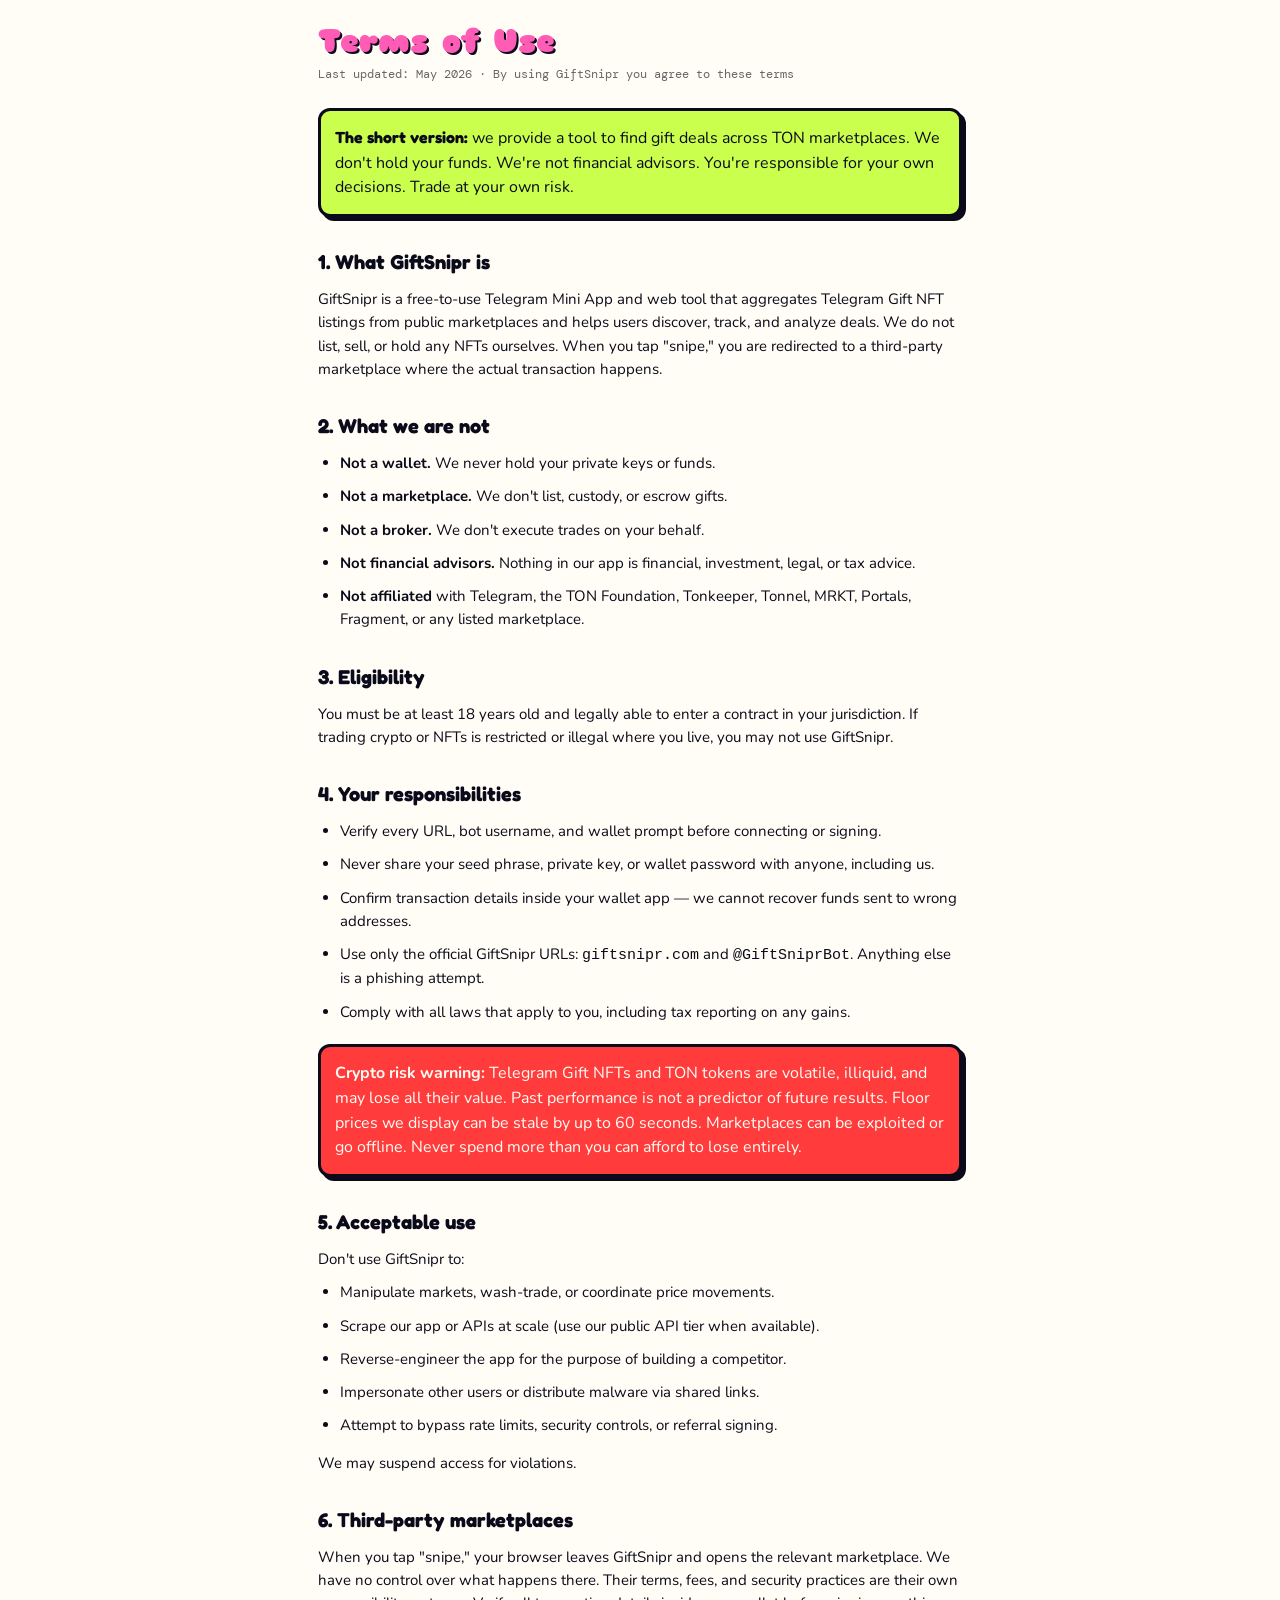
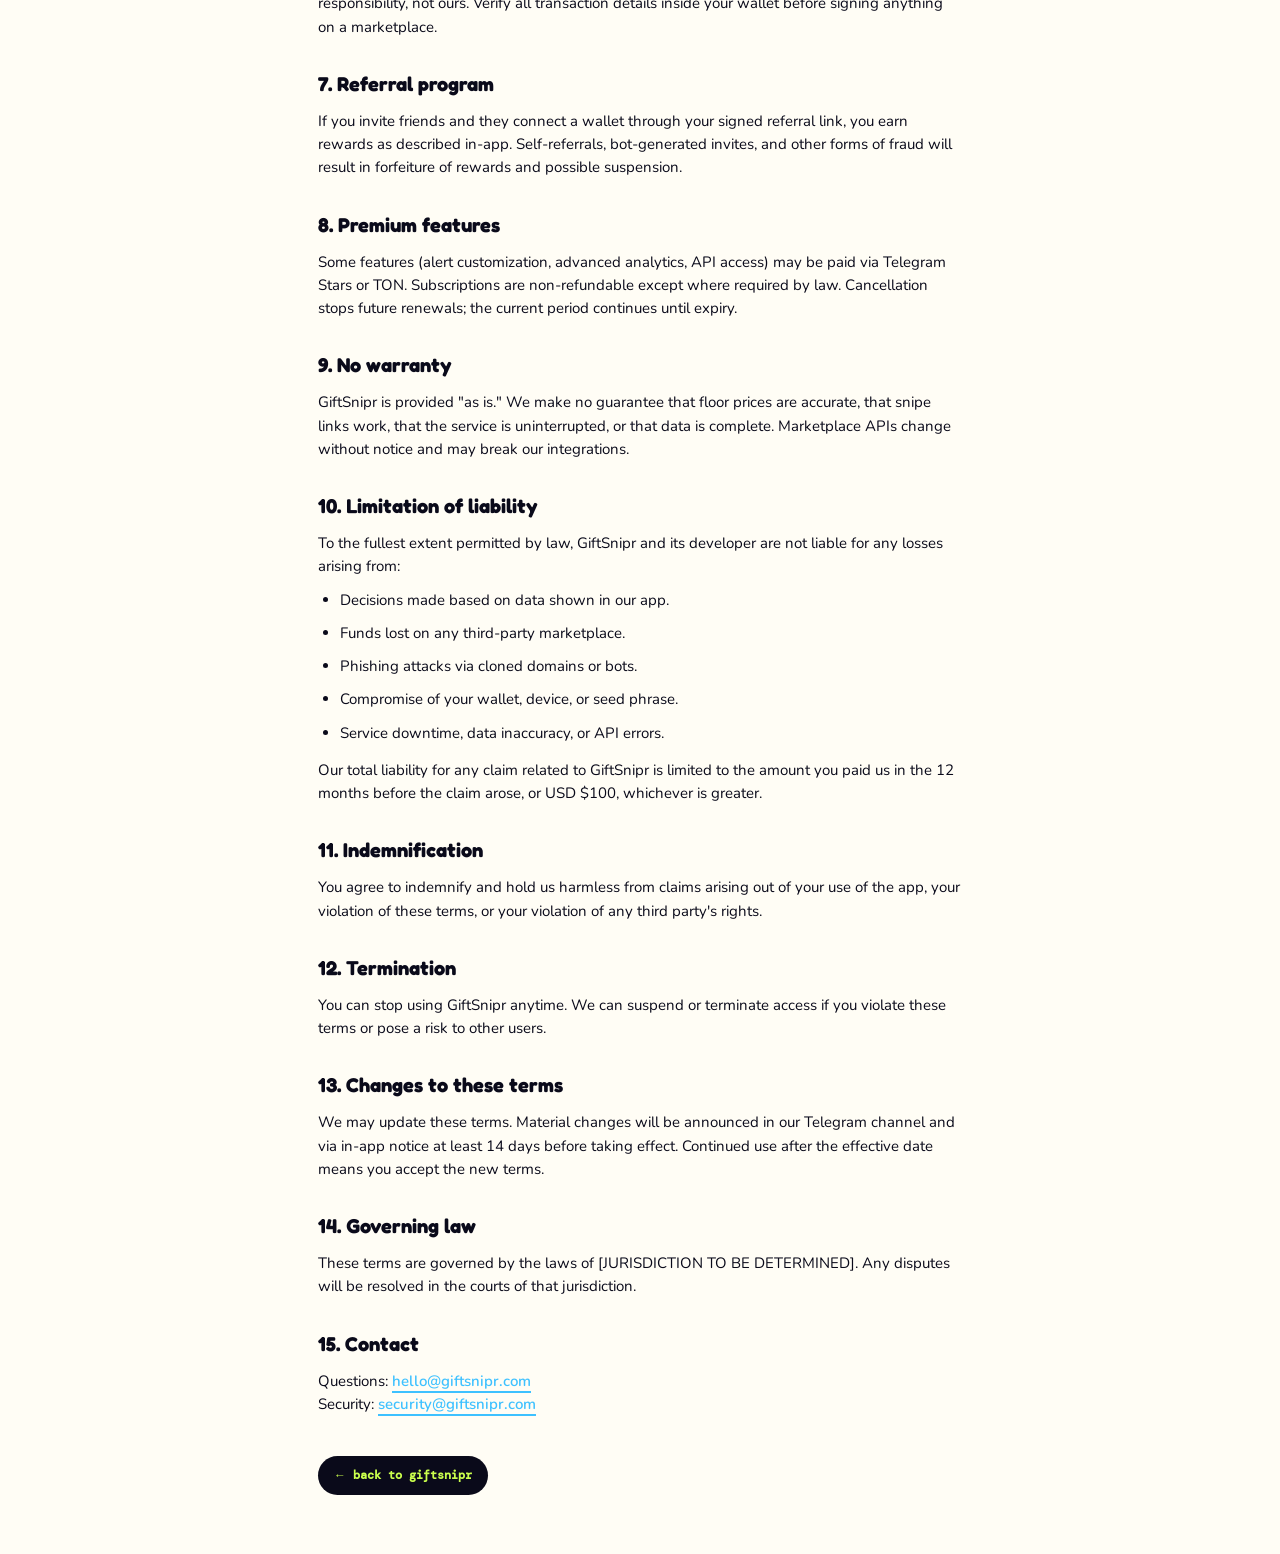
<file: public/terms.html>
<!doctype html>
<html lang="en">
<head>
<meta charset="UTF-8" />
<meta name="viewport" content="width=device-width, initial-scale=1.0" />
<title>Terms of Use — GiftSnipr</title>
<link href="https://fonts.googleapis.com/css2?family=Sniglet:wght@800&family=Fredoka:wght@600;700&family=DM+Mono&family=Nunito:wght@400;600&display=swap" rel="stylesheet" />
<style>
  :root{--ink:#0a0a1a;--cream:#fffdf5;--sky:#3ec1ff;--lime:#caff4d;--hot:#ff5cb6;--alert:#ff3b3b}
  *{box-sizing:border-box;margin:0;padding:0}
  body{font-family:'Nunito',system-ui,sans-serif;background:var(--cream);color:var(--ink);line-height:1.55;padding:24px 18px 60px;max-width:680px;margin:0 auto}
  h1{font-family:'Sniglet';font-size:32px;color:var(--hot);text-shadow:2px 2px 0 var(--ink);margin-bottom:6px;line-height:1.1}
  h2{font-family:'Fredoka';font-weight:700;font-size:20px;margin-top:30px;margin-bottom:10px}
  h3{font-family:'Fredoka';font-weight:700;font-size:16px;margin-top:18px;margin-bottom:6px}
  p,li{font-size:15px;margin-bottom:10px}
  ul{padding-left:22px;margin-bottom:14px}
  .meta{font-family:'DM Mono';font-size:12px;color:#666;margin-bottom:24px}
  .callout{background:var(--lime);border:3px solid var(--ink);border-radius:12px;padding:14px;margin:20px 0;box-shadow:4px 4px 0 var(--ink)}
  .callout strong{font-family:'Fredoka';font-weight:700}
  .warn{background:var(--alert);color:var(--cream);border:3px solid var(--ink);border-radius:12px;padding:14px;margin:20px 0;box-shadow:4px 4px 0 var(--ink)}
  a{color:var(--sky);font-weight:600;text-decoration:none;border-bottom:2px solid var(--sky)}
  .home{display:inline-block;margin-top:30px;background:var(--ink);color:var(--lime);padding:10px 16px;border-radius:999px;font-family:'DM Mono';font-size:12px;text-decoration:none;border:none}
</style>
</head>
<body>

<h1>Terms of Use</h1>
<p class="meta">Last updated: May 2026 · By using GiftSnipr you agree to these terms</p>

<div class="callout">
  <strong>The short version:</strong> we provide a tool to find gift deals across TON marketplaces. We don't hold your funds. We're not financial advisors. You're responsible for your own decisions. Trade at your own risk.
</div>

<h2>1. What GiftSnipr is</h2>
<p>GiftSnipr is a free-to-use Telegram Mini App and web tool that aggregates Telegram Gift NFT listings from public marketplaces and helps users discover, track, and analyze deals. We do not list, sell, or hold any NFTs ourselves. When you tap "snipe," you are redirected to a third-party marketplace where the actual transaction happens.</p>

<h2>2. What we are not</h2>
<ul>
  <li><strong>Not a wallet.</strong> We never hold your private keys or funds.</li>
  <li><strong>Not a marketplace.</strong> We don't list, custody, or escrow gifts.</li>
  <li><strong>Not a broker.</strong> We don't execute trades on your behalf.</li>
  <li><strong>Not financial advisors.</strong> Nothing in our app is financial, investment, legal, or tax advice.</li>
  <li><strong>Not affiliated</strong> with Telegram, the TON Foundation, Tonkeeper, Tonnel, MRKT, Portals, Fragment, or any listed marketplace.</li>
</ul>

<h2>3. Eligibility</h2>
<p>You must be at least 18 years old and legally able to enter a contract in your jurisdiction. If trading crypto or NFTs is restricted or illegal where you live, you may not use GiftSnipr.</p>

<h2>4. Your responsibilities</h2>
<ul>
  <li>Verify every URL, bot username, and wallet prompt before connecting or signing.</li>
  <li>Never share your seed phrase, private key, or wallet password with anyone, including us.</li>
  <li>Confirm transaction details inside your wallet app — we cannot recover funds sent to wrong addresses.</li>
  <li>Use only the official GiftSnipr URLs: <code>giftsnipr.com</code> and <code>@GiftSniprBot</code>. Anything else is a phishing attempt.</li>
  <li>Comply with all laws that apply to you, including tax reporting on any gains.</li>
</ul>

<div class="warn">
  <strong>Crypto risk warning:</strong> Telegram Gift NFTs and TON tokens are volatile, illiquid, and may lose all their value. Past performance is not a predictor of future results. Floor prices we display can be stale by up to 60 seconds. Marketplaces can be exploited or go offline. Never spend more than you can afford to lose entirely.
</div>

<h2>5. Acceptable use</h2>
<p>Don't use GiftSnipr to:</p>
<ul>
  <li>Manipulate markets, wash-trade, or coordinate price movements.</li>
  <li>Scrape our app or APIs at scale (use our public API tier when available).</li>
  <li>Reverse-engineer the app for the purpose of building a competitor.</li>
  <li>Impersonate other users or distribute malware via shared links.</li>
  <li>Attempt to bypass rate limits, security controls, or referral signing.</li>
</ul>
<p>We may suspend access for violations.</p>

<h2>6. Third-party marketplaces</h2>
<p>When you tap "snipe," your browser leaves GiftSnipr and opens the relevant marketplace. We have no control over what happens there. Their terms, fees, and security practices are their own responsibility, not ours. Verify all transaction details inside your wallet before signing anything on a marketplace.</p>

<h2>7. Referral program</h2>
<p>If you invite friends and they connect a wallet through your signed referral link, you earn rewards as described in-app. Self-referrals, bot-generated invites, and other forms of fraud will result in forfeiture of rewards and possible suspension.</p>

<h2>8. Premium features</h2>
<p>Some features (alert customization, advanced analytics, API access) may be paid via Telegram Stars or TON. Subscriptions are non-refundable except where required by law. Cancellation stops future renewals; the current period continues until expiry.</p>

<h2>9. No warranty</h2>
<p>GiftSnipr is provided "as is." We make no guarantee that floor prices are accurate, that snipe links work, that the service is uninterrupted, or that data is complete. Marketplace APIs change without notice and may break our integrations.</p>

<h2>10. Limitation of liability</h2>
<p>To the fullest extent permitted by law, GiftSnipr and its developer are not liable for any losses arising from:</p>
<ul>
  <li>Decisions made based on data shown in our app.</li>
  <li>Funds lost on any third-party marketplace.</li>
  <li>Phishing attacks via cloned domains or bots.</li>
  <li>Compromise of your wallet, device, or seed phrase.</li>
  <li>Service downtime, data inaccuracy, or API errors.</li>
</ul>
<p>Our total liability for any claim related to GiftSnipr is limited to the amount you paid us in the 12 months before the claim arose, or USD $100, whichever is greater.</p>

<h2>11. Indemnification</h2>
<p>You agree to indemnify and hold us harmless from claims arising out of your use of the app, your violation of these terms, or your violation of any third party's rights.</p>

<h2>12. Termination</h2>
<p>You can stop using GiftSnipr anytime. We can suspend or terminate access if you violate these terms or pose a risk to other users.</p>

<h2>13. Changes to these terms</h2>
<p>We may update these terms. Material changes will be announced in our Telegram channel and via in-app notice at least 14 days before taking effect. Continued use after the effective date means you accept the new terms.</p>

<h2>14. Governing law</h2>
<p>These terms are governed by the laws of [JURISDICTION TO BE DETERMINED]. Any disputes will be resolved in the courts of that jurisdiction.</p>

<h2>15. Contact</h2>
<p>Questions: <a href="mailto:hello@giftsnipr.com">hello@giftsnipr.com</a><br>
Security: <a href="mailto:security@giftsnipr.com">security@giftsnipr.com</a></p>

<a href="/" class="home">← back to giftsnipr</a>

</body>
</html>
</file>
